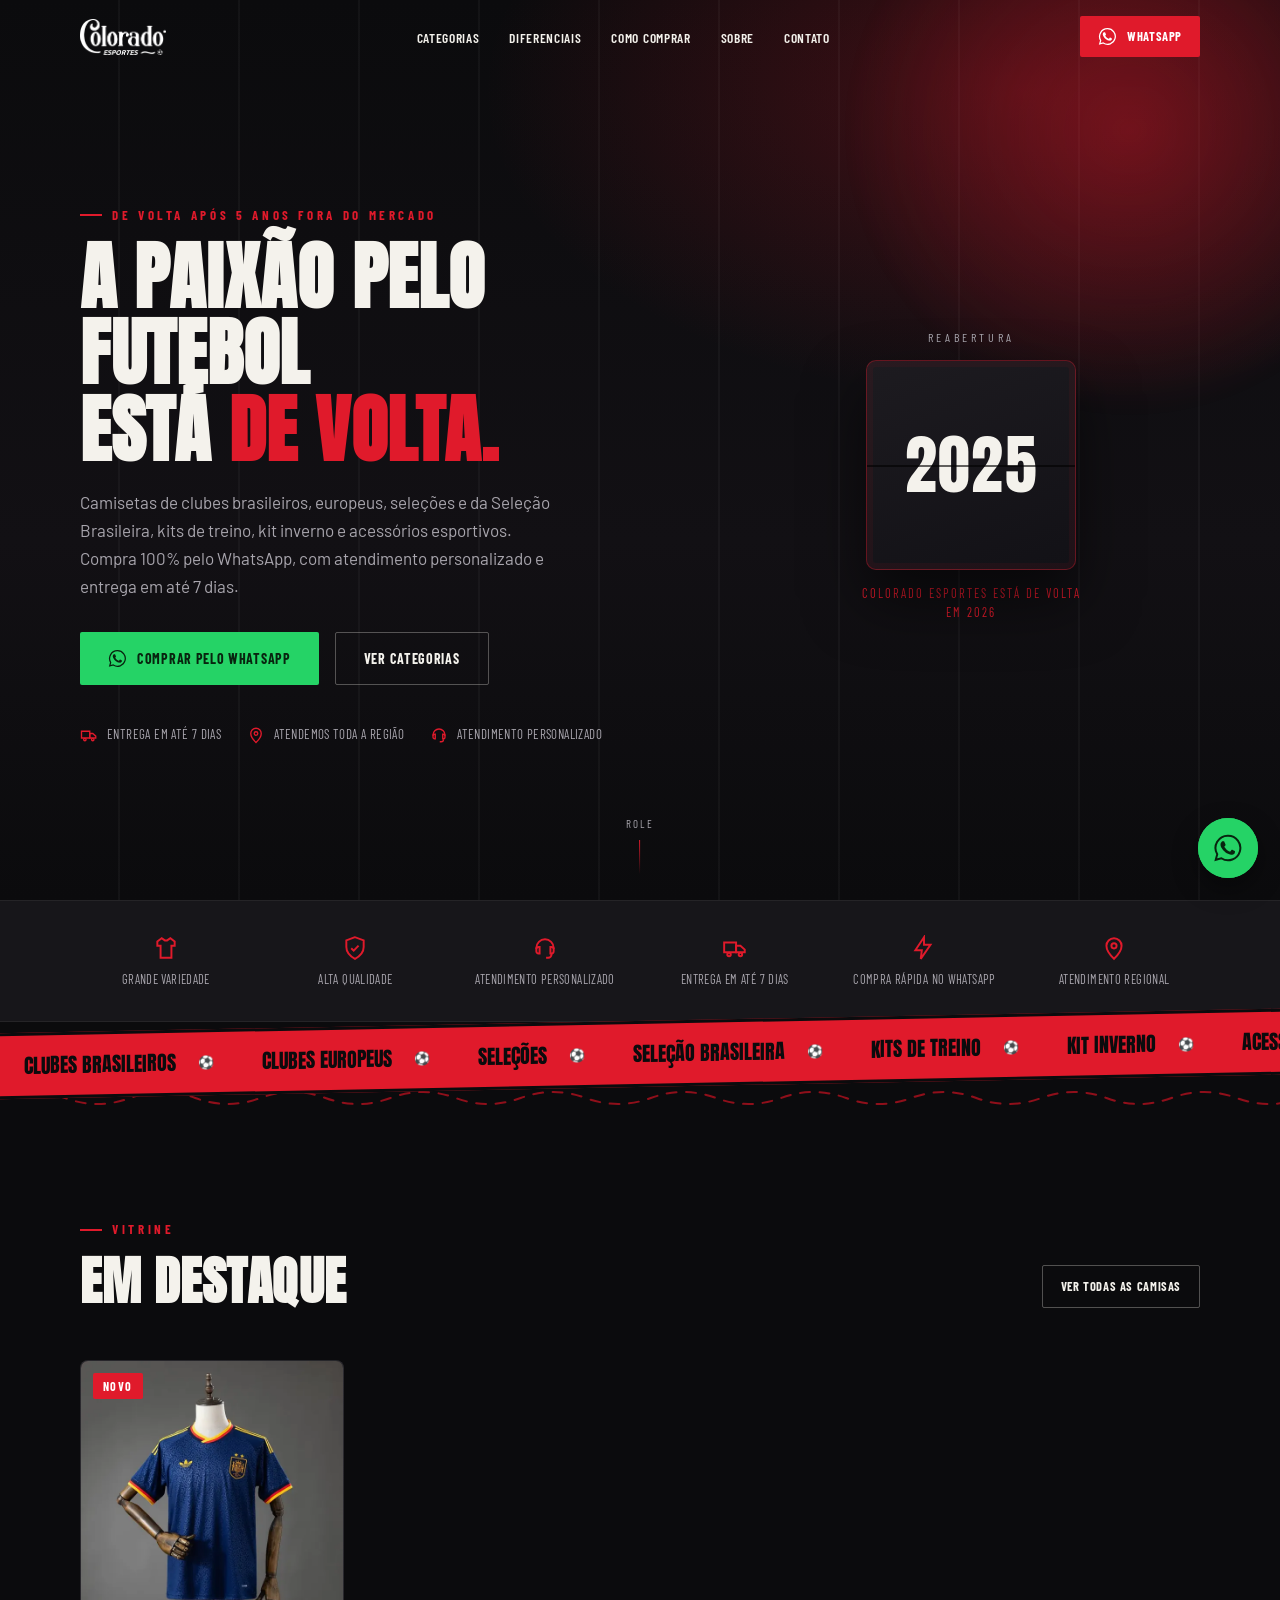
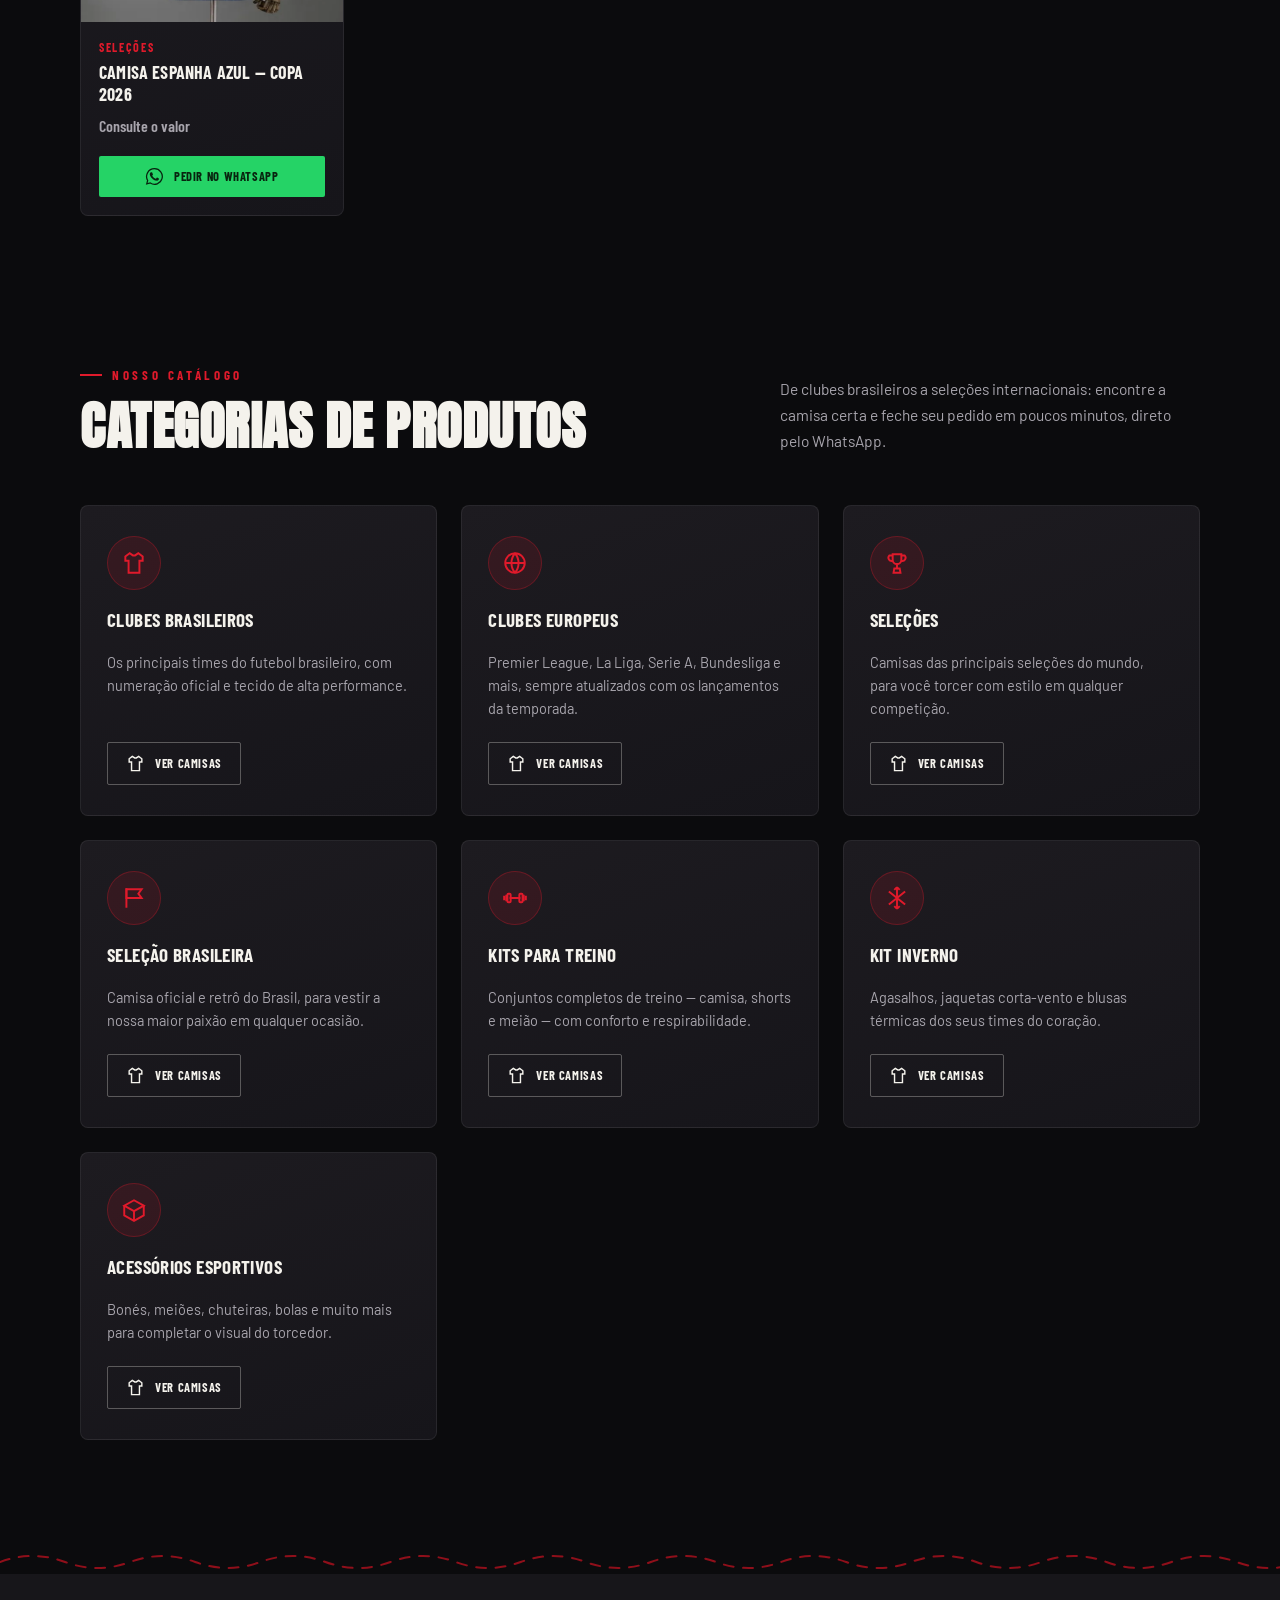
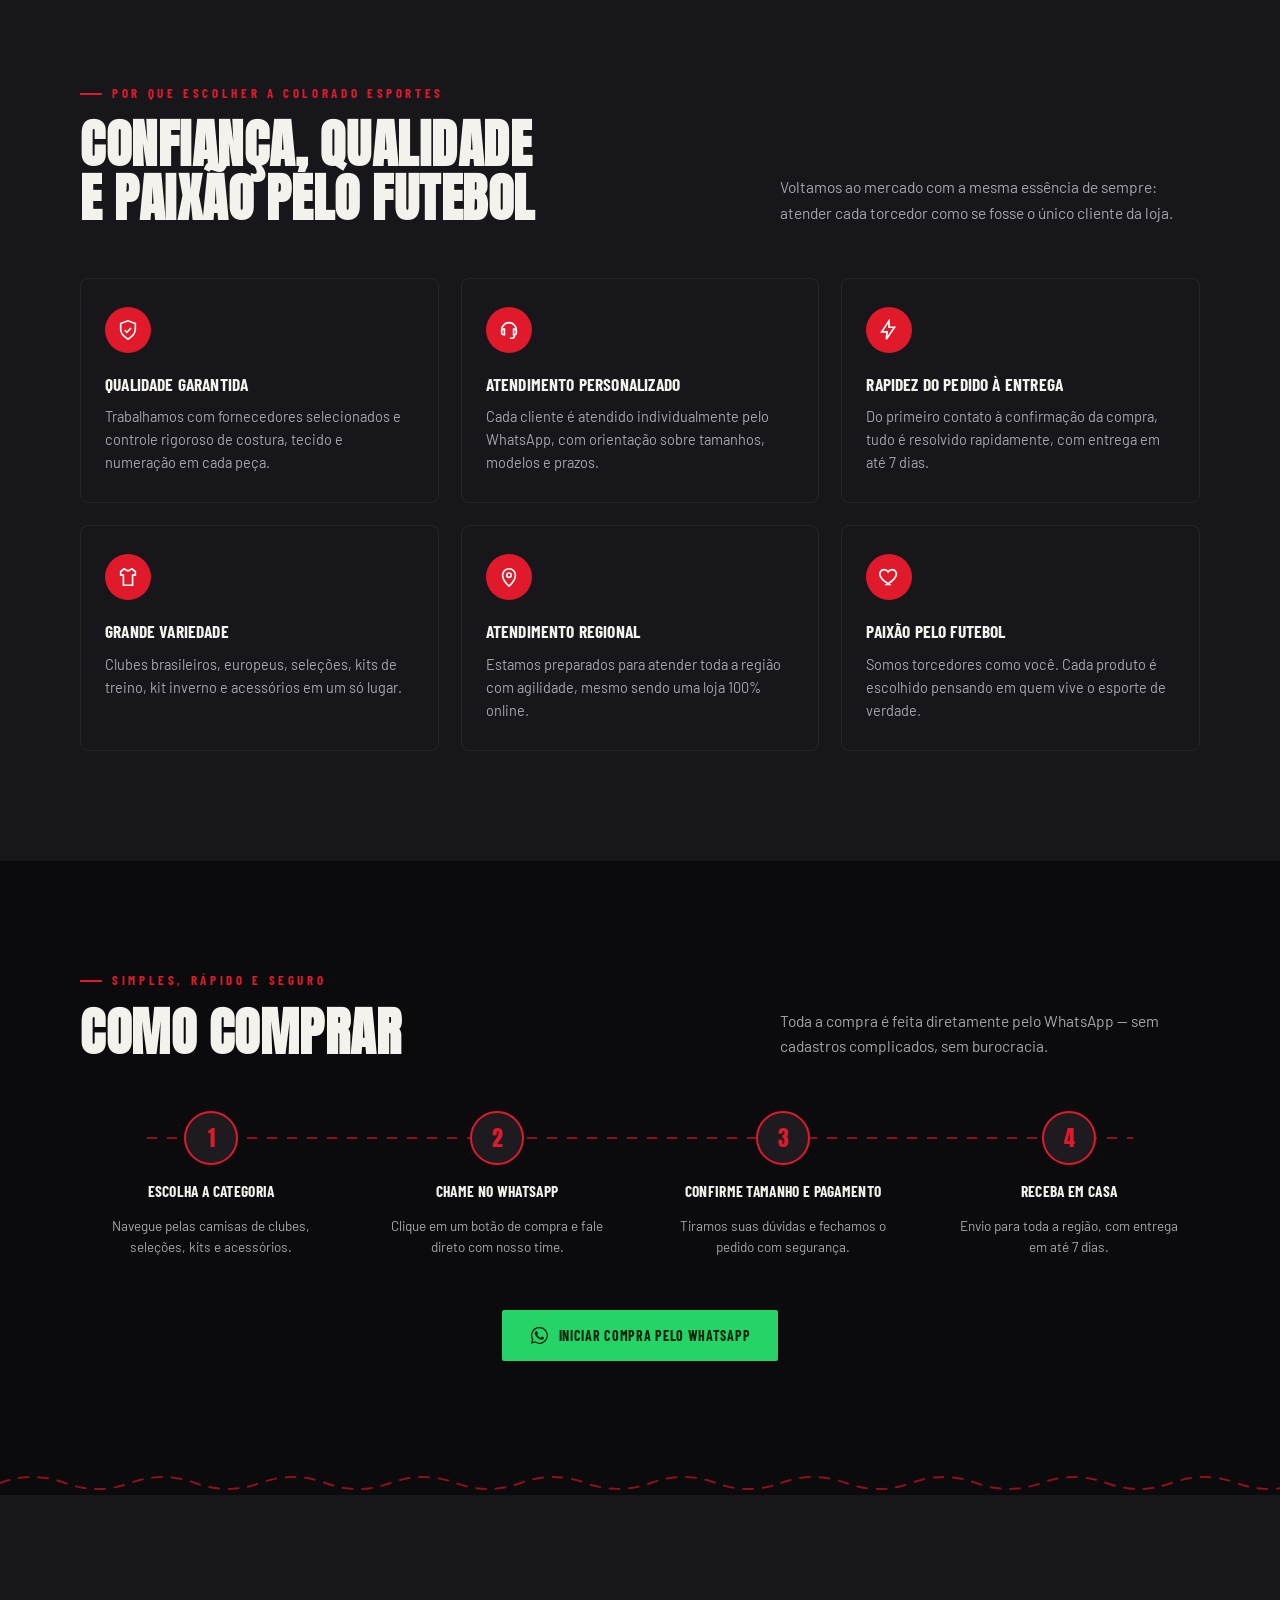
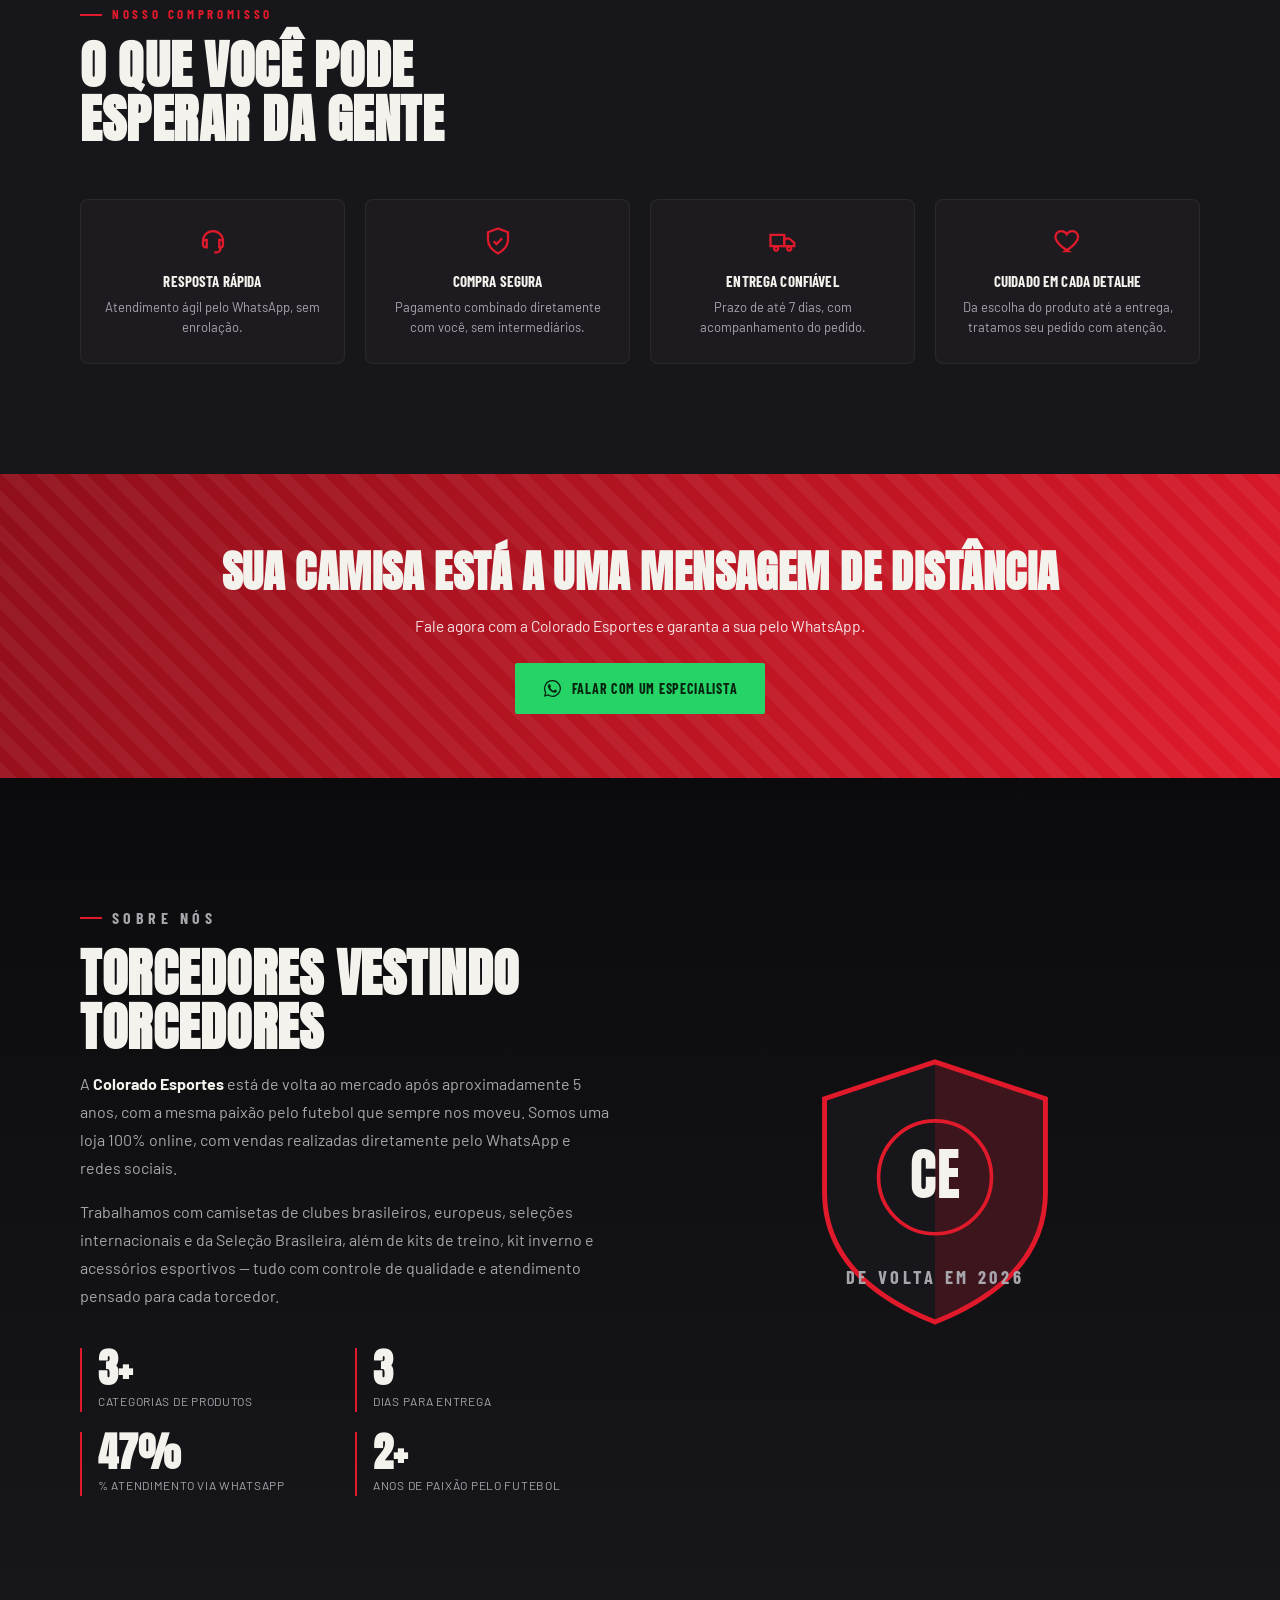
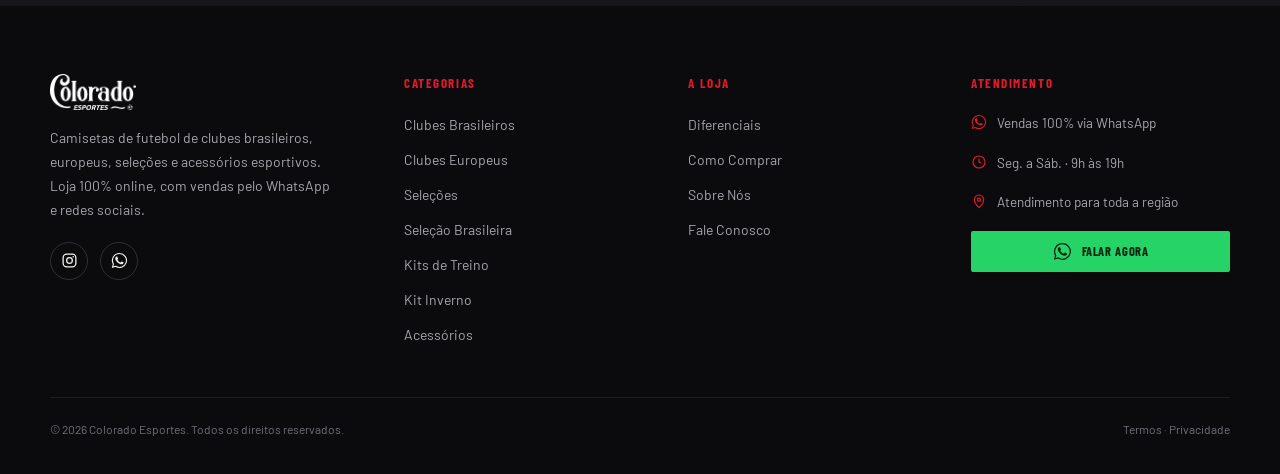
<file: index.html>
<!DOCTYPE html>
<html lang="pt-BR">
<head>
<meta charset="UTF-8">
<meta name="viewport" content="width=device-width, initial-scale=1.0">

<!-- ============ SEO ============ -->
<title>Colorado Esportes | Camisetas de Futebol Oficiais, Seleções e Kits Esportivos</title>
<meta name="description" content="Colorado Esportes: camisetas de clubes brasileiros, europeus, seleções e da Seleção Brasileira. Kits de treino, kit inverno e acessórios esportivos. Compre pelo WhatsApp com entrega em até 7 dias.">
<meta name="keywords" content="camisetas de futebol, camisa de time, camisa de seleção, camisa da seleção brasileira, kit de treino, kit inverno futebol, acessórios esportivos, loja de camisetas online">
<meta name="robots" content="index, follow">
<meta name="author" content="Colorado Esportes">
<link rel="canonical" href="https://www.coloradoesportes.com.br/">

<!-- Open Graph -->
<meta property="og:type" content="website">
<meta property="og:site_name" content="Colorado Esportes">
<meta property="og:title" content="Colorado Esportes | Camisetas de Futebol Oficiais, Seleções e Kits Esportivos">
<meta property="og:description" content="Grande variedade, alta qualidade e atendimento personalizado. Compre pelo WhatsApp e receba em até 7 dias.">
<meta property="og:locale" content="pt_BR">

<!-- Performance: preconnect nas fontes -->
<link rel="preconnect" href="https://fonts.googleapis.com">
<link rel="preconnect" href="https://fonts.gstatic.com" crossorigin>
<link href="https://fonts.googleapis.com/css2?family=Anton&family=Barlow:wght@400;500;600;700&family=Barlow+Condensed:wght@500;600;700&display=swap" rel="stylesheet">

<!-- ============ SCHEMA.ORG (SEO) ============ -->
<!-- Telefone e redes sociais da loja -->
<script type="application/ld+json">
{
  "@context": "https://schema.org",
  "@type": "SportingGoodsStore",
  "name": "Colorado Esportes",
  "description": "Loja online de camisetas de futebol de clubes brasileiros, europeus, seleções e acessórios esportivos.",
  "telephone": "+55-15-99699-0733",
  "priceRange": "$$",
  "areaServed": "BR",
  "sameAs": [
    "https://www.instagram.com/coloradoesportes",
    "https://wa.me/5515996990733"
  ]
}
</script>

<style>
  :root{
    --black: #0b0b0d;
    --black-soft: #17161a;
    --black-card: #1d1b20;
    --black-elev: #221f26;
    --red: #e01a2b;
    --red-dark: #8f0f1a;
    --red-glow: rgba(224,26,43,.35);
    --white: #f4f2ec;
    --grey: #a8a5ad;
    --grey-dim: #726f78;
    --gold: #d4a017;
    --whatsapp: #25D366;
    --ff-display: 'Anton', sans-serif;
    --ff-body: 'Barlow', sans-serif;
    --ff-num: 'Barlow Condensed', sans-serif;
    --radius: 8px;
    --transition: .28s cubic-bezier(.4,0,.2,1);
  }

  *{margin:0;padding:0;box-sizing:border-box;}
  html{scroll-behavior:smooth;}
  body{
    background:var(--black);
    color:var(--white);
    font-family:var(--ff-body);
    overflow-x:hidden;
    line-height:1.5;
  }
  ::selection{background:var(--red);color:var(--white);}
  img{display:block;max-width:100%;}
  a{color:inherit;text-decoration:none;}
  ul{list-style:none;}
  button{font-family:inherit;border:none;cursor:pointer;background:none;color:inherit;}
  svg{display:block;}

  /* ---------- Acessibilidade: foco visível ---------- */
  a:focus-visible,
  button:focus-visible,
  input:focus-visible{
    outline:2px solid var(--red);
    outline-offset:3px;
    border-radius:2px;
  }

  .skip-link{
    position:absolute;left:-9999px;top:0;
    background:var(--red);color:#fff;padding:14px 22px;z-index:999;
    font-family:var(--ff-num);font-weight:700;letter-spacing:.05em;text-transform:uppercase;
  }
  .skip-link:focus{left:16px;top:16px;}

  .icon{width:22px;height:22px;stroke:currentColor;fill:none;stroke-width:1.8;flex-shrink:0;}
  .icon-fill{fill:currentColor;stroke:none;}

  .wrap{max-width:1180px;margin:0 auto;padding:0 30px;}
  .visually-hidden{position:absolute;width:1px;height:1px;overflow:hidden;clip:rect(0,0,0,0);white-space:nowrap;}

  /* ---------- reveal on scroll ---------- */
  .reveal{opacity:0;transform:translateY(28px);transition:opacity .7s ease, transform .7s ease;}
  .reveal.in{opacity:1;transform:translateY(0);}
  .reveal-stagger > *{opacity:0;transform:translateY(24px);transition:opacity .6s ease, transform .6s ease;}
  .reveal-stagger.in > *{opacity:1;transform:translateY(0);}
  .reveal-stagger.in > *:nth-child(1){transition-delay:.04s;}
  .reveal-stagger.in > *:nth-child(2){transition-delay:.1s;}
  .reveal-stagger.in > *:nth-child(3){transition-delay:.16s;}
  .reveal-stagger.in > *:nth-child(4){transition-delay:.22s;}
  .reveal-stagger.in > *:nth-child(5){transition-delay:.28s;}
  .reveal-stagger.in > *:nth-child(6){transition-delay:.34s;}
  .reveal-stagger.in > *:nth-child(7){transition-delay:.4s;}

  @media (prefers-reduced-motion: reduce){
    .reveal,.reveal-stagger > *{transition:none;opacity:1;transform:none;}
    *{animation-duration:.001s !important; animation-iteration-count:1 !important; scroll-behavior:auto !important;}
  }

  /* ---------- eyebrow / heading system ---------- */
  .eyebrow{
    font-family:var(--ff-num);font-weight:700;letter-spacing:.28em;text-transform:uppercase;
    font-size:13px;color:var(--red);display:flex;align-items:center;gap:10px;margin-bottom:14px;
  }
  .eyebrow::before{content:'';width:22px;height:2px;background:var(--red);display:block;}

  h1,h2,h3{font-family:var(--ff-display);text-transform:uppercase;letter-spacing:.01em;color:var(--white);}
  h2.section-title{font-size:clamp(32px,4.6vw,52px);line-height:1.04;}
  .section-lead{color:var(--grey);max-width:420px;font-size:15.5px;line-height:1.65;}

  /* ---------- stitched divider (elemento de assinatura visual) ---------- */
  .seam{width:100%;height:24px;display:block;}
  .seam path{
    fill:none;stroke:var(--red-dark);stroke-width:2;stroke-linecap:round;
    stroke-dasharray:9 9;stroke-dashoffset:1400;
    transition:stroke-dashoffset 1.6s cubic-bezier(.2,.7,.2,1);
  }
  .seam.in path{stroke-dashoffset:0;}

  /* ---------- botões ---------- */
  .btn{
    font-family:var(--ff-num);font-weight:700;font-size:14px;letter-spacing:.05em;text-transform:uppercase;
    padding:15px 28px;border-radius:2px;display:inline-flex;align-items:center;gap:10px;
    transition:transform var(--transition), box-shadow var(--transition), background var(--transition), color var(--transition);
    position:relative; overflow:hidden;
  }
  .btn .icon{width:19px;height:19px;}
  .btn-solid{background:var(--red);color:#fff;}
  .btn-solid:hover{transform:translateY(-3px);box-shadow:0 12px 26px var(--red-glow);background:var(--red-dark);}
  .btn-outline{border:1px solid rgba(244,242,236,.3);color:var(--white);}
  .btn-outline:hover{border-color:var(--red);color:var(--red);transform:translateY(-3px);}
  .btn-whatsapp{background:var(--whatsapp);color:#08240f;}
  .btn-whatsapp:hover{transform:translateY(-3px);box-shadow:0 12px 26px rgba(37,211,102,.35);background:#1fb857;}
  .btn-sm{padding:11px 18px;font-size:12.5px;}
  .btn-block{width:100%;justify-content:center;}

  /* ---------- HEADER / NAV ---------- */
  header{
    position:fixed;top:0;left:0;right:0;z-index:100;padding:16px 0;
    transition:background .35s ease, padding .35s ease, box-shadow .35s ease;
  }
  header.scrolled{
    background:rgba(11,11,13,.94);backdrop-filter:blur(10px);padding:11px 0;
    box-shadow:0 1px 0 rgba(224,26,43,.25);
  }
  header nav{display:flex;align-items:center;justify-content:space-between;gap:20px;}
  .logo{display:flex;align-items:center;}
  .logo-img{height:36px;width:auto;filter:brightness(0) invert(1);transition:transform .25s ease;}
  .logo:hover .logo-img{transform:translateY(-1px);}

  .nav-links{display:flex;gap:30px;align-items:center;}
  .nav-links a{
    font-family:var(--ff-num);font-weight:600;font-size:13.5px;letter-spacing:.05em;text-transform:uppercase;
    position:relative;padding-bottom:6px;color:var(--white);
  }
  .nav-links a::after{content:'';position:absolute;left:0;bottom:0;height:2px;width:0;background:var(--red);transition:width .3s ease;}
  .nav-links a:hover::after,
  .nav-links a:focus-visible::after{width:100%;}

  .nav-right{display:flex;align-items:center;gap:14px;}
  .burger{display:none;flex-direction:column;gap:5px;padding:6px;}
  .burger span{width:24px;height:2px;background:var(--white);display:block;transition:transform .25s ease, opacity .25s ease;}
  .burger[aria-expanded="true"] span:nth-child(1){transform:translateY(7px) rotate(45deg);}
  .burger[aria-expanded="true"] span:nth-child(2){opacity:0;}
  .burger[aria-expanded="true"] span:nth-child(3){transform:translateY(-7px) rotate(-45deg);}

  /* ---------- HERO ---------- */
  .hero{
    position:relative;min-height:100vh;display:flex;align-items:center;padding:130px 0 80px;
    background:
      radial-gradient(ellipse 900px 520px at 80% 10%, rgba(224,26,43,.26), transparent 60%),
      linear-gradient(180deg, #0b0b0d 0%, #121014 60%, #0b0b0d 100%);
    overflow:hidden;
  }
  .hero::before{
    content:'';position:absolute;inset:0;pointer-events:none;
    background-image:repeating-linear-gradient(90deg, transparent 0 118px, rgba(255,255,255,.035) 118px 120px);
  }
  .hero-spot{
    position:absolute;width:620px;height:620px;border-radius:50%;
    background:radial-gradient(circle, var(--red-glow), transparent 65%);
    top:-180px;right:-160px;animation:drift 9s ease-in-out infinite alternate;filter:blur(4px);
  }
  @keyframes drift{0%{transform:translate(0,0) scale(1);}100%{transform:translate(-40px,40px) scale(1.12);}}

  .hero-grid{display:grid;grid-template-columns:1.15fr .85fr;gap:44px;align-items:center;position:relative;z-index:2;width:100%;}
  .hero h1{font-size:clamp(38px,6vw,74px);line-height:1.03;}
  .hero h1 .hl{color:var(--red);}
  .hero p.lead{margin-top:20px;max-width:480px;color:var(--grey);font-size:17px;line-height:1.65;}
  .hero-actions{display:flex;gap:16px;margin-top:32px;flex-wrap:wrap;}

  .trust-row{display:flex;gap:26px;margin-top:40px;flex-wrap:wrap;}
  .trust-item{display:flex;align-items:center;gap:9px;color:var(--grey);font-size:13px;font-family:var(--ff-num);letter-spacing:.03em;text-transform:uppercase;}
  .trust-item .icon{width:18px;height:18px;color:var(--red);}

  /* scoreboard visual (elemento de assinatura) */
  .scoreboard{justify-self:center;display:flex;flex-direction:column;align-items:center;gap:14px;}
  .board-label{font-family:var(--ff-num);font-size:12px;letter-spacing:.3em;color:var(--grey);text-transform:uppercase;}
  .flip{
    width:210px;height:210px;background:linear-gradient(160deg, var(--black-card), #121116);
    border:1px solid rgba(224,26,43,.4);border-radius:10px;display:flex;align-items:center;justify-content:center;
    box-shadow:0 30px 60px rgba(0,0,0,.55), 0 0 0 6px rgba(224,26,43,.06) inset;position:relative;
  }
  .flip::after{content:'';position:absolute;left:0;right:0;top:50%;height:2px;background:rgba(0,0,0,.6);}
  .flip-num{font-family:var(--ff-display);font-size:64px;color:var(--white);transition:transform .15s ease;letter-spacing:.02em;}
  .flip-num.spin{animation:flipdigit .25s ease;}
  @keyframes flipdigit{0%{transform:rotateX(0deg);}50%{transform:rotateX(90deg);opacity:.3;}100%{transform:rotateX(0deg);opacity:1;}}
  .board-sub{font-family:var(--ff-num);font-size:12.5px;color:var(--red);letter-spacing:.16em;text-transform:uppercase;text-align:center;max-width:220px;}

  .scroll-cue{
    position:absolute;bottom:26px;left:50%;transform:translateX(-50%);display:flex;flex-direction:column;align-items:center;gap:8px;z-index:2;
    color:var(--grey);font-family:var(--ff-num);font-size:11px;letter-spacing:.2em;text-transform:uppercase;
  }
  .scroll-cue .line{width:1px;height:34px;background:linear-gradient(var(--red), transparent);animation:scrolldown 1.8s ease-in-out infinite;}
  @keyframes scrolldown{0%{opacity:0;transform:scaleY(.3);}50%{opacity:1;transform:scaleY(1);}100%{opacity:0;transform:scaleY(.3);transform-origin:bottom;}}

  /* ---------- DIFERENCIAIS (faixa rápida pós-hero) ---------- */
  .diff-strip{background:var(--black-soft);border-top:1px solid rgba(255,255,255,.06);border-bottom:1px solid rgba(255,255,255,.06);padding:26px 0;}
  .diff-track{display:grid;grid-template-columns:repeat(6,1fr);gap:18px;}
  .diff-item{display:flex;flex-direction:column;align-items:center;text-align:center;gap:10px;padding:8px;}
  .diff-item .icon{width:26px;height:26px;color:var(--red);}
  .diff-item span{font-family:var(--ff-num);font-size:12.5px;letter-spacing:.03em;color:var(--grey);text-transform:uppercase;line-height:1.3;}

  /* ---------- MARQUEE (categorias) ---------- */
  .marquee-wrap{
    background:var(--red);padding:15px 0;position:relative;transform:skewY(-1.1deg);margin:-1px 0;
    overflow:hidden;border-top:3px solid var(--black);border-bottom:3px solid var(--black);
  }
  .marquee{display:flex;white-space:nowrap;animation:scroll-left 30s linear infinite;}
  .marquee:hover{animation-play-state:paused;}
  .marquee span{
    font-family:var(--ff-display);font-size:20px;color:var(--black);text-transform:uppercase;
    padding:0 24px;display:flex;align-items:center;gap:22px;
  }
  .marquee span::after{content:'⚽';font-size:13px;}
  @keyframes scroll-left{from{transform:translateX(0);}to{transform:translateX(-50%);}}

  /* ---------- SECTIONS genérico ---------- */
  section{padding:110px 0;}
  .section-head{display:flex;justify-content:space-between;align-items:flex-end;gap:24px;margin-bottom:52px;flex-wrap:wrap;}

  /* ---------- CATEGORIAS ---------- */
  .cat-grid{display:grid;grid-template-columns:repeat(3,1fr);gap:24px;}
  .cat-card{
    background:linear-gradient(160deg, var(--black-card), #16151a);border:1px solid rgba(255,255,255,.07);
    border-radius:var(--radius);padding:30px 26px;display:flex;flex-direction:column;gap:16px;
    transition:border-color var(--transition), box-shadow var(--transition), transform var(--transition);
  }
  .cat-card:hover{border-color:rgba(224,26,43,.55);box-shadow:0 22px 44px rgba(0,0,0,.45);transform:translateY(-5px);}
  .cat-icon{
    width:54px;height:54px;border-radius:50%;background:rgba(224,26,43,.12);border:1px solid rgba(224,26,43,.3);
    display:flex;align-items:center;justify-content:center;transition:background var(--transition);
  }
  .cat-card:hover .cat-icon{background:var(--red);}
  .cat-icon .icon{width:26px;height:26px;color:var(--red);transition:color var(--transition);}
  .cat-card:hover .cat-icon .icon{color:#fff;}
  .cat-card h3{font-family:var(--ff-num);font-size:19px;font-weight:700;text-transform:uppercase;letter-spacing:.02em;}
  .cat-card p{color:var(--grey);font-size:14.5px;line-height:1.6;flex-grow:1;}
  .cat-card .btn{margin-top:6px;align-self:flex-start;}

  /* ---------- POR QUE ESCOLHER ---------- */
  .why-grid{display:grid;grid-template-columns:repeat(3,1fr);gap:22px;}
  .why-card{
    background:var(--black-soft);border:1px solid rgba(255,255,255,.06);border-radius:var(--radius);
    padding:28px 24px;transition:transform var(--transition), border-color var(--transition);
  }
  .why-card:hover{transform:translateY(-4px);border-color:rgba(224,26,43,.4);}
  .why-icon{width:46px;height:46px;display:flex;align-items:center;justify-content:center;background:var(--red);border-radius:50%;margin-bottom:18px;}
  .why-icon .icon{width:22px;height:22px;color:#fff;}
  .why-card h3{font-family:var(--ff-num);font-size:17.5px;font-weight:700;text-transform:uppercase;margin-bottom:8px;}
  .why-card p{color:var(--grey);font-size:14.5px;line-height:1.6;}

  /* ---------- COMO COMPRAR (linha do tempo) ---------- */
  .steps{position:relative;}
  .steps-track{display:grid;grid-template-columns:repeat(4,1fr);gap:24px;position:relative;}
  .steps-track::before{
    content:'';position:absolute;top:26px;left:6%;right:6%;height:2px;
    background:repeating-linear-gradient(90deg, var(--red-dark) 0 10px, transparent 10px 20px);
    z-index:0;
  }
  .step{position:relative;z-index:1;text-align:center;display:flex;flex-direction:column;align-items:center;gap:14px;}
  .step-num{
    width:54px;height:54px;border-radius:50%;background:var(--black-card);border:2px solid var(--red);
    display:flex;align-items:center;justify-content:center;font-family:var(--ff-display);font-size:22px;color:var(--red);
  }
  .step h3{font-family:var(--ff-num);font-size:15.5px;font-weight:700;text-transform:uppercase;letter-spacing:.02em;}
  .step p{color:var(--grey);font-size:13.5px;line-height:1.55;max-width:220px;}

  /* ---------- NOSSO COMPROMISSO ---------- */
  .promise-grid{display:grid;grid-template-columns:repeat(4,1fr);gap:20px;}
  .promise-card{
    background:var(--black-card);border:1px solid rgba(255,255,255,.06);border-radius:var(--radius);
    padding:26px 22px;text-align:center;transition:transform var(--transition);
  }
  .promise-card:hover{transform:translateY(-4px);}
  .promise-card .icon{width:30px;height:30px;color:var(--red);margin:0 auto 14px;}
  .promise-card h3{font-family:var(--ff-num);font-size:15px;font-weight:700;text-transform:uppercase;margin-bottom:6px;}
  .promise-card p{color:var(--grey);font-size:13px;line-height:1.5;}

  /* ---------- SOBRE ---------- */
  .about{background:linear-gradient(180deg, var(--black) 0%, var(--black-soft) 100%);}
  .about-grid{display:grid;grid-template-columns:1fr 1fr;gap:60px;align-items:center;}
  .about-text p{color:var(--grey);font-size:16px;line-height:1.75;margin-top:16px;}
  .about-text p strong{color:var(--white);}
  .about-stats{display:grid;grid-template-columns:1fr 1fr;gap:20px;margin-top:38px;}
  .stat-box{border-left:2px solid var(--red);padding-left:16px;}
  .stat-box strong{font-family:var(--ff-display);font-size:40px;display:block;line-height:1;}
  .stat-box span{color:var(--grey);font-size:12px;text-transform:uppercase;letter-spacing:.06em;}

  .about-visual{position:relative;height:400px;display:flex;align-items:center;justify-content:center;}
  .crest{width:270px;height:270px;position:relative;animation:float 5s ease-in-out infinite;}
  @keyframes float{0%,100%{transform:translateY(0);}50%{transform:translateY(-16px);}}

  /* ---------- CTA STRIP ---------- */
  .cta-strip{
    background:linear-gradient(120deg, var(--red-dark), var(--red));padding:64px 0;text-align:center;
    position:relative;overflow:hidden;
  }
  .cta-strip::before{content:'';position:absolute;inset:0;background-image:repeating-linear-gradient(45deg, rgba(255,255,255,.05) 0 12px, transparent 12px 24px);}
  .cta-strip h2{font-size:clamp(26px,4.2vw,44px);position:relative;z-index:2;}
  .cta-strip p{color:rgba(255,255,255,.88);margin-top:10px;position:relative;z-index:2;font-size:15.5px;}
  .cta-strip .btn{margin-top:26px;position:relative;z-index:2;}
  .cta-strip .btn-whatsapp:hover{box-shadow:0 12px 26px rgba(0,0,0,.35);}

  /* ---------- FOOTER ---------- */
  footer{background:var(--black);}
  .footer-grid{display:grid;grid-template-columns:1.3fr 1fr 1fr 1.1fr;gap:48px;padding:68px 0 40px;}
  .footer-brand p{color:var(--grey);font-size:14px;line-height:1.7;max-width:280px;margin:16px 0 20px;}
  .socials{display:flex;gap:12px;}
  .socials a{
    width:38px;height:38px;border:1px solid rgba(255,255,255,.15);border-radius:50%;
    display:flex;align-items:center;justify-content:center;transition:.25s ease;
  }
  .socials a .icon{width:17px;height:17px;}
  .socials a:hover{border-color:var(--red);background:var(--red);}

  .footer-col h4{font-family:var(--ff-num);font-size:13px;letter-spacing:.12em;text-transform:uppercase;color:var(--red);margin-bottom:18px;}
  .footer-col ul li{margin-bottom:11px;}
  .footer-col ul li a{color:var(--grey);font-size:14px;transition:color .2s ease;display:inline-flex;align-items:center;gap:8px;}
  .footer-col ul li a:hover{color:var(--white);}

  .footer-contact p{color:var(--grey);font-size:13.5px;line-height:1.6;margin-bottom:18px;display:flex;gap:10px;align-items:flex-start;}
  .footer-contact p .icon{width:16px;height:16px;color:var(--red);margin-top:2px;flex-shrink:0;}

  .footer-bottom{
    border-top:1px solid rgba(255,255,255,.08);padding:22px 0 36px;
    display:flex;justify-content:space-between;color:var(--grey-dim);font-size:12px;flex-wrap:wrap;gap:10px;
  }
  .footer-bottom a{color:var(--grey-dim);}
  .footer-bottom a:hover{color:var(--red);}

  /* ---------- WHATSAPP FAB ---------- */
  .wa-fab{
    position:fixed;right:22px;bottom:22px;z-index:90;
    width:60px;height:60px;border-radius:50%;background:var(--whatsapp);
    display:flex;align-items:center;justify-content:center;box-shadow:0 10px 26px rgba(0,0,0,.4);
    transition:transform .25s ease;
  }
  .wa-fab .icon{width:30px;height:30px;color:#08240f;}
  .wa-fab::before{
    content:'';position:absolute;inset:0;border-radius:50%;background:var(--whatsapp);
    animation:pulse 2.4s ease-out infinite;z-index:-1;
  }
  .wa-fab:hover{transform:scale(1.08);}
  @keyframes pulse{0%{transform:scale(1);opacity:.55;}100%{transform:scale(1.9);opacity:0;}}

  /* ---------- responsivo ---------- */
  @media (max-width:980px){
    .hero-grid{grid-template-columns:1fr;text-align:center;}
    .hero p.lead{margin-inline:auto;}
    .hero-actions,.trust-row{justify-content:center;}
    .scoreboard{margin-top:26px;}
    .diff-track{grid-template-columns:repeat(3,1fr);}
    .cat-grid{grid-template-columns:repeat(2,1fr);}
    .why-grid{grid-template-columns:repeat(2,1fr);}
    .steps-track{grid-template-columns:repeat(2,1fr);row-gap:40px;}
    .steps-track::before{display:none;}
    .promise-grid{grid-template-columns:repeat(2,1fr);}
    .about-grid{grid-template-columns:1fr;}
    .about-visual{order:-1;height:260px;}
    .footer-grid{grid-template-columns:1fr 1fr;}
  }
  @media (max-width:680px){
    .wrap{padding:0 28px;}
    .nav-links{display:none;}
    .nav-links.open{
      display:flex;position:absolute;top:60px;left:0;right:0;background:var(--black-soft);
      flex-direction:column;padding:22px 24px;gap:18px;border-top:1px solid rgba(224,26,43,.3);
    }
    .burger{display:flex;}
    .nav-right .btn-sm{display:none;}
    section{padding:76px 0;}
    .diff-track{grid-template-columns:repeat(2,1fr);}
    .cat-grid{grid-template-columns:1fr;}
    .why-grid{grid-template-columns:1fr;}
    .steps-track{grid-template-columns:1fr;}
    .promise-grid{grid-template-columns:1fr;}
    .footer-grid{grid-template-columns:1fr;gap:36px;padding-top:48px;}
    .flip{width:170px;height:170px;}
    .flip-num{font-size:50px;}
    .wa-fab{width:54px;height:54px;right:16px;bottom:16px;}
    .wa-fab .icon{width:26px;height:26px;}
  }
</style>
<link rel="stylesheet" href="assets/vitrine.css">
</head>
<body data-page="home">

<a href="#conteudo" class="skip-link">Pular para o conteúdo</a>

<!-- ============ SPRITE DE ÍCONES (reutilizados via <use>) ============ -->
<svg width="0" height="0" style="position:absolute" aria-hidden="true">
  <defs>
    <symbol id="ico-whatsapp" viewBox="0 0 24 24"><path class="icon-fill" d="M17.5 14.4c-.3-.1-1.7-.8-2-1-.3-.1-.5-.1-.7.1-.2.3-.7 1-.9 1.2-.2.2-.3.2-.6.1-.3-.1-1.3-.5-2.4-1.5-.9-.8-1.5-1.8-1.7-2.1-.2-.3 0-.5.1-.6.1-.1.3-.3.4-.5.1-.1.2-.3.3-.4.1-.2 0-.3 0-.5-.1-.1-.7-1.6-.9-2.2-.2-.5-.5-.5-.7-.5h-.6c-.2 0-.5.1-.8.4-.3.3-1 1-1 2.4s1 2.8 1.2 3c.1.2 2 3.1 4.9 4.3.7.3 1.2.5 1.6.6.7.2 1.3.2 1.8.1.5-.1 1.7-.7 1.9-1.4.2-.7.2-1.3.2-1.4-.1-.2-.3-.3-.6-.4z"/><path d="M12 2.2A9.8 9.8 0 0 0 3.4 17l-1.2 4.4 4.5-1.2A9.8 9.8 0 1 0 12 2.2z" stroke-width="1.6"/></symbol>
    <symbol id="ico-truck" viewBox="0 0 24 24"><path d="M2 7h11v9H2z"/><path d="M13 10h4l4 3.5V16h-8z"/><circle cx="6.5" cy="18" r="1.6"/><circle cx="17" cy="18" r="1.6"/></symbol>
    <symbol id="ico-shield" viewBox="0 0 24 24"><path d="M12 2 4 5v6c0 5 3.4 8.4 8 11 4.6-2.6 8-6 8-11V5z"/><path d="M8.5 12.2l2.3 2.3 4.5-4.7"/></symbol>
    <symbol id="ico-headset" viewBox="0 0 24 24"><path d="M4 13v-1a8 8 0 0 1 16 0v1"/><path d="M4 13a2 2 0 0 1 2-2h1v6H6a2 2 0 0 1-2-2z"/><path d="M20 13a2 2 0 0 0-2-2h-1v6h1a2 2 0 0 0 2-2z"/><path d="M18 17.5v.5a3 3 0 0 1-3 3h-2"/></symbol>
    <symbol id="ico-pin" viewBox="0 0 24 24"><path d="M12 22s7-6.6 7-12a7 7 0 1 0-14 0c0 5.4 7 12 7 12z"/><circle cx="12" cy="10" r="2.4"/></symbol>
    <symbol id="ico-zap" viewBox="0 0 24 24"><path d="M12 2 4 14h6l-1 8 9-13h-6z"/></symbol>
    <symbol id="ico-shirt" viewBox="0 0 24 24"><path d="M8 3 4 6v4h3v11h10V10h3V6l-4-3-3 2h-2z"/></symbol>
    <symbol id="ico-globe" viewBox="0 0 24 24"><circle cx="12" cy="12" r="9"/><path d="M3 12h18M12 3a14 14 0 0 1 0 18M12 3a14 14 0 0 0 0 18"/></symbol>
    <symbol id="ico-trophy" viewBox="0 0 24 24"><path d="M8 4h8v5a4 4 0 0 1-8 0z"/><path d="M8 5H5a3 3 0 0 0 3 5M16 5h3a3 3 0 0 1-3 5"/><path d="M12 13v4M9 21h6M9.5 17h5l.7 4h-6.4z"/></symbol>
    <symbol id="ico-flag" viewBox="0 0 24 24"><path d="M5 3v18"/><path d="M5 4h14l-3 4 3 4H5z"/></symbol>
    <symbol id="ico-dumbbell" viewBox="0 0 24 24"><path d="M4 9v6M2 10v4M20 9v6M22 10v4"/><path d="M7 12h10"/><rect x="5" y="8" width="3" height="8" rx="1"/><rect x="16" y="8" width="3" height="8" rx="1"/></symbol>
    <symbol id="ico-snow" viewBox="0 0 24 24"><path d="M12 2v20M4.5 6l15 12M19.5 6l-15 12"/><path d="M12 2 9.5 4.5M12 2l2.5 2.5M12 22l-2.5-2.5M12 22l2.5-2.5"/></symbol>
    <symbol id="ico-box" viewBox="0 0 24 24"><path d="M21 8 12 3 3 8l9 5 9-5z"/><path d="M3 8v9l9 5 9-5V8"/><path d="M12 13v9"/></symbol>
    <symbol id="ico-check" viewBox="0 0 24 24"><path d="M4 12.5 9.5 18 20 6"/></symbol>
    <symbol id="ico-instagram" viewBox="0 0 24 24"><rect x="3" y="3" width="18" height="18" rx="5"/><circle cx="12" cy="12" r="4"/><circle cx="17.3" cy="6.7" r="1.1" class="icon-fill"/></symbol>
    <symbol id="ico-clock" viewBox="0 0 24 24"><circle cx="12" cy="12" r="9"/><path d="M12 7v5l3.5 2"/></symbol>
    <symbol id="ico-heart" viewBox="0 0 24 24"><path d="M12 20s-7.5-4.6-9.5-9C1 7.6 3 4 6.7 4c2 0 3.5 1.1 4.3 2.5C11.8 5.1 13.3 4 15.3 4 19 4 21 7.6 19.5 11c-2 4.4-9.5 9-9.5 9z"/></symbol>
  </defs>
</svg>

<!-- ============ HEADER ============ -->
<header id="header">
  <nav class="wrap" aria-label="Navegação principal">
    <a class="logo" href="#top" aria-label="Colorado Esportes — página inicial">
      <img class="logo-img" src="[data-uri]" alt="Colorado Esportes" width="180" height="75">
    </a>
    <ul class="nav-links" id="navLinks">
      <li><a href="#categorias">Categorias</a></li>
      <li><a href="#diferenciais">Diferenciais</a></li>
      <li><a href="#como-comprar">Como Comprar</a></li>
      <li><a href="#sobre">Sobre</a></li>
      <li><a href="#contato">Contato</a></li>
    </ul>
    <div class="nav-right">
      <a href="https://wa.me/5515996990733?text=Ol%C3%A1%2C%20vim%20pelo%20site%20da%20Colorado%20Esportes%21" class="btn btn-solid btn-sm" target="_blank" rel="noopener">
        <svg class="icon" aria-hidden="true"><use href="#ico-whatsapp"></use></svg>
        WhatsApp
      </a>
      <button class="burger" id="burger" aria-label="Abrir menu de navegação" aria-expanded="false" aria-controls="navLinks">
        <span></span><span></span><span></span>
      </button>
    </div>
  </nav>
</header>

<main id="conteudo">

  <!-- ============ HERO ============ -->
  <section class="hero" id="top">
    <div class="hero-spot" aria-hidden="true"></div>
    <div class="wrap hero-grid">
      <div>
        <p class="eyebrow">De volta após 5 anos fora do mercado</p>
        <h1>A PAIXÃO PELO FUTEBOL<br>ESTÁ <span class="hl">DE VOLTA.</span></h1>
        <p class="lead">Camisetas de clubes brasileiros, europeus, seleções e da Seleção Brasileira, kits de treino, kit inverno e acessórios esportivos. Compra 100% pelo WhatsApp, com atendimento personalizado e entrega em até 7 dias.</p>
        <div class="hero-actions">
          <a href="https://wa.me/5515996990733?text=Ol%C3%A1%2C%20quero%20ver%20as%20camisetas%20dispon%C3%ADveis%21" class="btn btn-whatsapp" target="_blank" rel="noopener">
            <svg class="icon" aria-hidden="true"><use href="#ico-whatsapp"></use></svg>
            Comprar pelo WhatsApp
          </a>
          <a href="#categorias" class="btn btn-outline">Ver categorias</a>
        </div>
        <div class="trust-row">
          <div class="trust-item"><svg class="icon" aria-hidden="true"><use href="#ico-truck"></use></svg>Entrega em até 7 dias</div>
          <div class="trust-item"><svg class="icon" aria-hidden="true"><use href="#ico-pin"></use></svg>Atendemos toda a região</div>
          <div class="trust-item"><svg class="icon" aria-hidden="true"><use href="#ico-headset"></use></svg>Atendimento personalizado</div>
        </div>
      </div>
      <div class="scoreboard" aria-hidden="true">
        <span class="board-label">Reabertura</span>
        <div class="flip"><span class="flip-num" id="flipNum">2019</span></div>
        <span class="board-sub">Colorado Esportes está de volta em 2026</span>
      </div>
    </div>
    <div class="scroll-cue"><span>Role</span><span class="line"></span></div>
  </section>

  <!-- ============ DIFERENCIAIS (faixa rápida) ============ -->
  <section class="diff-strip" id="diferenciais" aria-label="Diferenciais da Colorado Esportes">
    <div class="wrap">
      <div class="diff-track reveal-stagger">
        <div class="diff-item"><svg class="icon" aria-hidden="true"><use href="#ico-shirt"></use></svg><span>Grande Variedade</span></div>
        <div class="diff-item"><svg class="icon" aria-hidden="true"><use href="#ico-shield"></use></svg><span>Alta Qualidade</span></div>
        <div class="diff-item"><svg class="icon" aria-hidden="true"><use href="#ico-headset"></use></svg><span>Atendimento Personalizado</span></div>
        <div class="diff-item"><svg class="icon" aria-hidden="true"><use href="#ico-truck"></use></svg><span>Entrega em até 7 dias</span></div>
        <div class="diff-item"><svg class="icon" aria-hidden="true"><use href="#ico-zap"></use></svg><span>Compra Rápida no WhatsApp</span></div>
        <div class="diff-item"><svg class="icon" aria-hidden="true"><use href="#ico-pin"></use></svg><span>Atendimento Regional</span></div>
      </div>
    </div>
  </section>

  <!-- ============ MARQUEE de categorias ============ -->
  <div class="marquee-wrap" aria-hidden="true">
    <div class="marquee">
      <span>Clubes Brasileiros</span><span>Clubes Europeus</span><span>Seleções</span><span>Seleção Brasileira</span><span>Kits de Treino</span><span>Kit Inverno</span><span>Acessórios</span>
      <span>Clubes Brasileiros</span><span>Clubes Europeus</span><span>Seleções</span><span>Seleção Brasileira</span><span>Kits de Treino</span><span>Kit Inverno</span><span>Acessórios</span>
    </div>
  </div>

  <svg class="seam" viewBox="0 0 1180 24" preserveAspectRatio="none" aria-hidden="true"><path d="M0,12 Q 30,0 60,12 T 120,12 T 180,12 T 240,12 T 300,12 T 360,12 T 420,12 T 480,12 T 540,12 T 600,12 T 660,12 T 720,12 T 780,12 T 840,12 T 900,12 T 960,12 T 1020,12 T 1080,12 T 1140,12 T 1200,12"/></svg>

  <!-- ============ DESTAQUES (vitrine) ============ -->
  <section id="destaques" aria-labelledby="destaques-title" style="padding-bottom:40px">
    <div class="wrap">
      <div class="section-head reveal">
        <div>
          <p class="eyebrow">Vitrine</p>
          <h2 class="section-title" id="destaques-title">Em destaque</h2>
        </div>
        <a href="categoria.html?c=todos" class="btn btn-outline btn-sm">Ver todas as camisas</a>
      </div>
      <div class="prod-grid" id="destaquesGrid"></div>
    </div>
  </section>

  <!-- ============ CATEGORIAS ============ -->
  <section id="categorias" aria-labelledby="categorias-title">
    <div class="wrap">
      <div class="section-head reveal">
        <div>
          <p class="eyebrow">Nosso catálogo</p>
          <h2 class="section-title" id="categorias-title">Categorias de Produtos</h2>
        </div>
        <p class="section-lead">De clubes brasileiros a seleções internacionais: encontre a camisa certa e feche seu pedido em poucos minutos, direto pelo WhatsApp.</p>
      </div>

      <div class="cat-grid reveal-stagger">

        <article class="cat-card" id="clubes-brasileiros">
          <div class="cat-icon"><svg class="icon" aria-hidden="true"><use href="#ico-shirt"></use></svg></div>
          <h3>Clubes Brasileiros</h3>
          <p>Os principais times do futebol brasileiro, com numeração oficial e tecido de alta performance.</p>
          <a href="categoria.html?c=clubes-brasileiros" class="btn btn-outline btn-sm">
            <svg class="icon" aria-hidden="true"><use href="#ico-shirt"></use></svg>Ver camisas
          </a>
        </article>

        <article class="cat-card" id="clubes-europeus">
          <div class="cat-icon"><svg class="icon" aria-hidden="true"><use href="#ico-globe"></use></svg></div>
          <h3>Clubes Europeus</h3>
          <p>Premier League, La Liga, Serie A, Bundesliga e mais, sempre atualizados com os lançamentos da temporada.</p>
          <a href="categoria.html?c=clubes-europeus" class="btn btn-outline btn-sm">
            <svg class="icon" aria-hidden="true"><use href="#ico-shirt"></use></svg>Ver camisas
          </a>
        </article>

        <article class="cat-card" id="selecoes">
          <div class="cat-icon"><svg class="icon" aria-hidden="true"><use href="#ico-trophy"></use></svg></div>
          <h3>Seleções</h3>
          <p>Camisas das principais seleções do mundo, para você torcer com estilo em qualquer competição.</p>
          <a href="categoria.html?c=selecoes" class="btn btn-outline btn-sm">
            <svg class="icon" aria-hidden="true"><use href="#ico-shirt"></use></svg>Ver camisas
          </a>
        </article>

        <article class="cat-card" id="selecao-brasileira">
          <div class="cat-icon"><svg class="icon" aria-hidden="true"><use href="#ico-flag"></use></svg></div>
          <h3>Seleção Brasileira</h3>
          <p>Camisa oficial e retrô do Brasil, para vestir a nossa maior paixão em qualquer ocasião.</p>
          <a href="categoria.html?c=selecao-brasileira" class="btn btn-outline btn-sm">
            <svg class="icon" aria-hidden="true"><use href="#ico-shirt"></use></svg>Ver camisas
          </a>
        </article>

        <article class="cat-card" id="kits-treino">
          <div class="cat-icon"><svg class="icon" aria-hidden="true"><use href="#ico-dumbbell"></use></svg></div>
          <h3>Kits para Treino</h3>
          <p>Conjuntos completos de treino — camisa, shorts e meião — com conforto e respirabilidade.</p>
          <a href="categoria.html?c=kits-treino" class="btn btn-outline btn-sm">
            <svg class="icon" aria-hidden="true"><use href="#ico-shirt"></use></svg>Ver camisas
          </a>
        </article>

        <article class="cat-card" id="kit-inverno">
          <div class="cat-icon"><svg class="icon" aria-hidden="true"><use href="#ico-snow"></use></svg></div>
          <h3>Kit Inverno</h3>
          <p>Agasalhos, jaquetas corta-vento e blusas térmicas dos seus times do coração.</p>
          <a href="categoria.html?c=kit-inverno" class="btn btn-outline btn-sm">
            <svg class="icon" aria-hidden="true"><use href="#ico-shirt"></use></svg>Ver camisas
          </a>
        </article>

        <article class="cat-card" id="acessorios">
          <div class="cat-icon"><svg class="icon" aria-hidden="true"><use href="#ico-box"></use></svg></div>
          <h3>Acessórios Esportivos</h3>
          <p>Bonés, meiões, chuteiras, bolas e muito mais para completar o visual do torcedor.</p>
          <a href="categoria.html?c=acessorios" class="btn btn-outline btn-sm">
            <svg class="icon" aria-hidden="true"><use href="#ico-shirt"></use></svg>Ver camisas
          </a>
        </article>

      </div>
    </div>
  </section>

  <svg class="seam" viewBox="0 0 1180 24" preserveAspectRatio="none" aria-hidden="true"><path d="M0,12 Q 30,0 60,12 T 120,12 T 180,12 T 240,12 T 300,12 T 360,12 T 420,12 T 480,12 T 540,12 T 600,12 T 660,12 T 720,12 T 780,12 T 840,12 T 900,12 T 960,12 T 1020,12 T 1080,12 T 1140,12 T 1200,12"/></svg>

  <!-- ============ POR QUE ESCOLHER ============ -->
  <section style="background:var(--black-soft)" aria-labelledby="porque-title">
    <div class="wrap">
      <div class="section-head reveal">
        <div>
          <p class="eyebrow">Por que escolher a Colorado Esportes</p>
          <h2 class="section-title" id="porque-title">Confiança, qualidade<br>e paixão pelo futebol</h2>
        </div>
        <p class="section-lead">Voltamos ao mercado com a mesma essência de sempre: atender cada torcedor como se fosse o único cliente da loja.</p>
      </div>

      <div class="why-grid reveal-stagger">
        <div class="why-card">
          <div class="why-icon"><svg class="icon" aria-hidden="true"><use href="#ico-shield"></use></svg></div>
          <h3>Qualidade Garantida</h3>
          <p>Trabalhamos com fornecedores selecionados e controle rigoroso de costura, tecido e numeração em cada peça.</p>
        </div>
        <div class="why-card">
          <div class="why-icon"><svg class="icon" aria-hidden="true"><use href="#ico-headset"></use></svg></div>
          <h3>Atendimento Personalizado</h3>
          <p>Cada cliente é atendido individualmente pelo WhatsApp, com orientação sobre tamanhos, modelos e prazos.</p>
        </div>
        <div class="why-card">
          <div class="why-icon"><svg class="icon" aria-hidden="true"><use href="#ico-zap"></use></svg></div>
          <h3>Rapidez do Pedido à Entrega</h3>
          <p>Do primeiro contato à confirmação da compra, tudo é resolvido rapidamente, com entrega em até 7 dias.</p>
        </div>
        <div class="why-card">
          <div class="why-icon"><svg class="icon" aria-hidden="true"><use href="#ico-shirt"></use></svg></div>
          <h3>Grande Variedade</h3>
          <p>Clubes brasileiros, europeus, seleções, kits de treino, kit inverno e acessórios em um só lugar.</p>
        </div>
        <div class="why-card">
          <div class="why-icon"><svg class="icon" aria-hidden="true"><use href="#ico-pin"></use></svg></div>
          <h3>Atendimento Regional</h3>
          <p>Estamos preparados para atender toda a região com agilidade, mesmo sendo uma loja 100% online.</p>
        </div>
        <div class="why-card">
          <div class="why-icon"><svg class="icon" aria-hidden="true"><use href="#ico-heart"></use></svg></div>
          <h3>Paixão pelo Futebol</h3>
          <p>Somos torcedores como você. Cada produto é escolhido pensando em quem vive o esporte de verdade.</p>
        </div>
      </div>
    </div>
  </section>

  <!-- ============ COMO COMPRAR ============ -->
  <section id="como-comprar" aria-labelledby="comprar-title">
    <div class="wrap">
      <div class="section-head reveal">
        <div>
          <p class="eyebrow">Simples, rápido e seguro</p>
          <h2 class="section-title" id="comprar-title">Como Comprar</h2>
        </div>
        <p class="section-lead">Toda a compra é feita diretamente pelo WhatsApp — sem cadastros complicados, sem burocracia.</p>
      </div>

      <div class="steps">
        <div class="steps-track reveal-stagger">
          <div class="step">
            <div class="step-num">1</div>
            <h3>Escolha a categoria</h3>
            <p>Navegue pelas camisas de clubes, seleções, kits e acessórios.</p>
          </div>
          <div class="step">
            <div class="step-num">2</div>
            <h3>Chame no WhatsApp</h3>
            <p>Clique em um botão de compra e fale direto com nosso time.</p>
          </div>
          <div class="step">
            <div class="step-num">3</div>
            <h3>Confirme tamanho e pagamento</h3>
            <p>Tiramos suas dúvidas e fechamos o pedido com segurança.</p>
          </div>
          <div class="step">
            <div class="step-num">4</div>
            <h3>Receba em casa</h3>
            <p>Envio para toda a região, com entrega em até 7 dias.</p>
          </div>
        </div>
      </div>

      <div class="products-more reveal" style="text-align:center;margin-top:52px;">
        <a href="https://wa.me/5515996990733?text=Ol%C3%A1%2C%20quero%20iniciar%20minha%20compra%21" class="btn btn-whatsapp" target="_blank" rel="noopener">
          <svg class="icon" aria-hidden="true"><use href="#ico-whatsapp"></use></svg>
          Iniciar Compra pelo WhatsApp
        </a>
      </div>
    </div>
  </section>

  <svg class="seam" viewBox="0 0 1180 24" preserveAspectRatio="none" aria-hidden="true"><path d="M0,12 Q 30,0 60,12 T 120,12 T 180,12 T 240,12 T 300,12 T 360,12 T 420,12 T 480,12 T 540,12 T 600,12 T 660,12 T 720,12 T 780,12 T 840,12 T 900,12 T 960,12 T 1020,12 T 1080,12 T 1140,12 T 1200,12"/></svg>

  <!-- ============ NOSSO COMPROMISSO ============ -->
  <section style="background:var(--black-soft)" aria-labelledby="compromisso-title">
    <div class="wrap">
      <div class="section-head reveal">
        <div>
          <p class="eyebrow">Nosso compromisso</p>
          <h2 class="section-title" id="compromisso-title">O que você pode<br>esperar da gente</h2>
        </div>
      </div>
      <div class="promise-grid reveal-stagger">
        <div class="promise-card">
          <svg class="icon" aria-hidden="true"><use href="#ico-headset"></use></svg>
          <h3>Resposta Rápida</h3>
          <p>Atendimento ágil pelo WhatsApp, sem enrolação.</p>
        </div>
        <div class="promise-card">
          <svg class="icon" aria-hidden="true"><use href="#ico-shield"></use></svg>
          <h3>Compra Segura</h3>
          <p>Pagamento combinado diretamente com você, sem intermediários.</p>
        </div>
        <div class="promise-card">
          <svg class="icon" aria-hidden="true"><use href="#ico-truck"></use></svg>
          <h3>Entrega Confiável</h3>
          <p>Prazo de até 7 dias, com acompanhamento do pedido.</p>
        </div>
        <div class="promise-card">
          <svg class="icon" aria-hidden="true"><use href="#ico-heart"></use></svg>
          <h3>Cuidado em Cada Detalhe</h3>
          <p>Da escolha do produto até a entrega, tratamos seu pedido com atenção.</p>
        </div>
      </div>
    </div>
  </section>

  <!-- ============ CTA STRIP ============ -->
  <section class="cta-strip" aria-labelledby="cta-title">
    <div class="wrap reveal">
      <h2 id="cta-title">Sua camisa está a uma mensagem de distância</h2>
      <p>Fale agora com a Colorado Esportes e garanta a sua pelo WhatsApp.</p>
      <a href="https://wa.me/5515996990733?text=Ol%C3%A1%2C%20quero%20falar%20com%20um%20especialista%20da%20Colorado%20Esportes%21" class="btn btn-whatsapp" target="_blank" rel="noopener">
        <svg class="icon" aria-hidden="true"><use href="#ico-whatsapp"></use></svg>
        Falar com um Especialista
      </a>
    </div>
  </section>

  <!-- ============ SOBRE ============ -->
  <section class="about" id="sobre" aria-labelledby="sobre-title">
    <div class="wrap about-grid">
      <div class="about-text reveal">
        <p class="eyebrow">Sobre nós</p>
        <h2 class="section-title" id="sobre-title">Torcedores vestindo torcedores</h2>
        <p>A <strong>Colorado Esportes</strong> está de volta ao mercado após aproximadamente 5 anos, com a mesma paixão pelo futebol que sempre nos moveu. Somos uma loja 100% online, com vendas realizadas diretamente pelo WhatsApp e redes sociais.</p>
        <p>Trabalhamos com camisetas de clubes brasileiros, europeus, seleções internacionais e da Seleção Brasileira, além de kits de treino, kit inverno e acessórios esportivos — tudo com controle de qualidade e atendimento pensado para cada torcedor.</p>
        <div class="about-stats reveal-stagger">
          <div class="stat-box"><strong id="c1">0</strong><span>Categorias de produtos</span></div>
          <div class="stat-box"><strong id="c2">0</strong><span>Dias para entrega</span></div>
          <div class="stat-box"><strong id="c3">0</strong><span>% Atendimento via WhatsApp</span></div>
          <div class="stat-box"><strong id="c4">0</strong><span>Anos de paixão pelo futebol</span></div>
        </div>
      </div>
      <div class="about-visual reveal">
        <svg class="crest" viewBox="0 0 200 220" role="img" aria-label="Emblema Colorado Esportes">
          <path d="M100 4 L190 34 L190 110 Q190 180 100 216 Q10 180 10 110 L10 34 Z" fill="#17161a" stroke="#e01a2b" stroke-width="4"/>
          <path d="M100 4 L190 34 L190 110 Q190 180 100 216 Z" fill="#e01a2b" opacity="0.18"/>
          <circle cx="100" cy="98" r="46" fill="none" stroke="#e01a2b" stroke-width="3"/>
          <text x="100" y="115" font-family="Anton" font-size="46" fill="#f4f2ec" text-anchor="middle">CE</text>
          <text x="100" y="185" font-family="Barlow Condensed" font-weight="700" font-size="15" letter-spacing="3" fill="#a8a5ad" text-anchor="middle">DE VOLTA EM 2026</text>
        </svg>
      </div>
    </div>
  </section>

</main>

<!-- ============ FOOTER ============ -->
<footer id="contato">
  <div class="wrap footer-grid">
    <div class="footer-brand">
      <a class="logo" href="#top" aria-label="Colorado Esportes — página inicial">
        <img class="logo-img" src="[data-uri]" alt="Colorado Esportes" width="160" height="67" loading="lazy">
      </a>
      <p>Camisetas de futebol de clubes brasileiros, europeus, seleções e acessórios esportivos. Loja 100% online, com vendas pelo WhatsApp e redes sociais.</p>
      <div class="socials">
        <a href="https://www.instagram.com/coloradoesportes" target="_blank" rel="noopener" aria-label="Instagram da Colorado Esportes"><svg class="icon" aria-hidden="true"><use href="#ico-instagram"></use></svg></a>
        <a href="https://wa.me/5515996990733" target="_blank" rel="noopener" aria-label="WhatsApp da Colorado Esportes"><svg class="icon" aria-hidden="true"><use href="#ico-whatsapp"></use></svg></a>
      </div>
    </div>

    <nav class="footer-col" aria-label="Categorias">
      <h4>Categorias</h4>
      <ul>
        <li><a href="categoria.html?c=clubes-brasileiros">Clubes Brasileiros</a></li>
        <li><a href="categoria.html?c=clubes-europeus">Clubes Europeus</a></li>
        <li><a href="categoria.html?c=selecoes">Seleções</a></li>
        <li><a href="categoria.html?c=selecao-brasileira">Seleção Brasileira</a></li>
        <li><a href="categoria.html?c=kits-treino">Kits de Treino</a></li>
        <li><a href="categoria.html?c=kit-inverno">Kit Inverno</a></li>
        <li><a href="categoria.html?c=acessorios">Acessórios</a></li>
      </ul>
    </nav>

    <nav class="footer-col" aria-label="Institucional">
      <h4>A Loja</h4>
      <ul>
        <li><a href="#diferenciais">Diferenciais</a></li>
        <li><a href="#como-comprar">Como Comprar</a></li>
        <li><a href="#sobre">Sobre Nós</a></li>
        <li><a href="https://wa.me/5515996990733" target="_blank" rel="noopener">Fale Conosco</a></li>
      </ul>
    </nav>

    <div class="footer-col footer-contact">
      <h4>Atendimento</h4>
      <p><svg class="icon" aria-hidden="true"><use href="#ico-whatsapp"></use></svg>Vendas 100% via WhatsApp</p>
      <p><svg class="icon" aria-hidden="true"><use href="#ico-clock"></use></svg>Seg. a Sáb. · 9h às 19h</p>
      <p><svg class="icon" aria-hidden="true"><use href="#ico-pin"></use></svg>Atendimento para toda a região</p>
      <a href="https://wa.me/5515996990733?text=Ol%C3%A1%2C%20vim%20pelo%20site%20da%20Colorado%20Esportes%21" class="btn btn-whatsapp btn-sm btn-block" target="_blank" rel="noopener">
        <svg class="icon" aria-hidden="true"><use href="#ico-whatsapp"></use></svg>Falar Agora
      </a>
    </div>
  </div>
  <div class="wrap footer-bottom">
    <span>© 2026 Colorado Esportes. Todos os direitos reservados.</span>
    <span><a href="#">Termos</a> · <a href="#">Privacidade</a></span>
  </div>
</footer>

<!-- ============ BOTÃO FLUTUANTE DE WHATSAPP ============ -->
<a class="wa-fab" href="https://wa.me/5515996990733?text=Ol%C3%A1%2C%20vim%20pelo%20site%20da%20Colorado%20Esportes%21" target="_blank" rel="noopener" aria-label="Fale com a Colorado Esportes pelo WhatsApp">
  <svg class="icon" aria-hidden="true"><use href="#ico-whatsapp"></use></svg>
</a>

<script src="assets/produtos.js"></script>
<script src="assets/loja.js"></script>
<script>
(function () {
  'use strict';

  /* ---------- Header: sombra ao rolar ---------- */
  var header = document.getElementById('header');
  window.addEventListener('scroll', function () {
    header.classList.toggle('scrolled', window.scrollY > 40);
  }, { passive: true });

  /* ---------- Menu mobile ---------- */
  var burger = document.getElementById('burger');
  var navLinks = document.getElementById('navLinks');
  burger.addEventListener('click', function () {
    var isOpen = navLinks.classList.toggle('open');
    burger.setAttribute('aria-expanded', isOpen ? 'true' : 'false');
  });
  navLinks.querySelectorAll('a').forEach(function (a) {
    a.addEventListener('click', function () {
      navLinks.classList.remove('open');
      burger.setAttribute('aria-expanded', 'false');
    });
  });

  /* ---------- Revelar elementos ao rolar a página ---------- */
  var io = new IntersectionObserver(function (entries) {
    entries.forEach(function (entry) {
      if (entry.isIntersecting) entry.target.classList.add('in');
    });
  }, { threshold: 0.15 });
  document.querySelectorAll('.reveal, .reveal-stagger, .seam').forEach(function (el) { io.observe(el); });

  /* ---------- Placar animado do hero (2019 -> 2026) ---------- */
  var flipEl = document.getElementById('flipNum');
  var sequence = ['2019', '2021', '2023', '2025', '2026'];
  var i = 0;
  var flipInterval = setInterval(function () {
    i++;
    flipEl.classList.add('spin');
    setTimeout(function () { flipEl.textContent = sequence[i]; }, 120);
    setTimeout(function () { flipEl.classList.remove('spin'); }, 250);
    if (i >= sequence.length - 1) clearInterval(flipInterval);
  }, 600);

  /* ---------- Contadores da seção "Sobre" ---------- */
  var counters = [
    { id: 'c1', to: 7, suffix: '+' },
    { id: 'c2', to: 7, suffix: '' },
    { id: 'c3', to: 100, suffix: '%' },
    { id: 'c4', to: 5, suffix: '+' }
  ];
  var countersStarted = false;
  function runCounters() {
    counters.forEach(function (c) {
      var el = document.getElementById(c.id);
      var duration = 1300;
      var t0 = performance.now();
      function step(now) {
        var p = Math.min(1, (now - t0) / duration);
        el.textContent = Math.floor(c.to * p) + c.suffix;
        if (p < 1) requestAnimationFrame(step);
      }
      requestAnimationFrame(step);
    });
  }
  var aboutSection = document.getElementById('sobre');
  var countIo = new IntersectionObserver(function (entries) {
    entries.forEach(function (entry) {
      if (entry.isIntersecting && !countersStarted) {
        countersStarted = true;
        runCounters();
      }
    });
  }, { threshold: 0.3 });
  countIo.observe(aboutSection);

  /* ---------- Efeito de inclinação 3D nos cards de categoria ---------- */
  var supportsHover = window.matchMedia('(hover: hover)').matches;
  if (supportsHover) {
    document.querySelectorAll('.cat-card').forEach(function (card) {
      card.addEventListener('mousemove', function (e) {
        var r = card.getBoundingClientRect();
        var x = (e.clientX - r.left) / r.width - 0.5;
        var y = (e.clientY - r.top) / r.height - 0.5;
        card.style.transform = 'rotateY(' + (x * 6) + 'deg) rotateX(' + (-y * 6) + 'deg) translateY(-5px)';
      });
      card.addEventListener('mouseleave', function () {
        card.style.transform = 'translateY(0)';
      });
    });
  }
})();
</script>

</body>
</html>
</file>
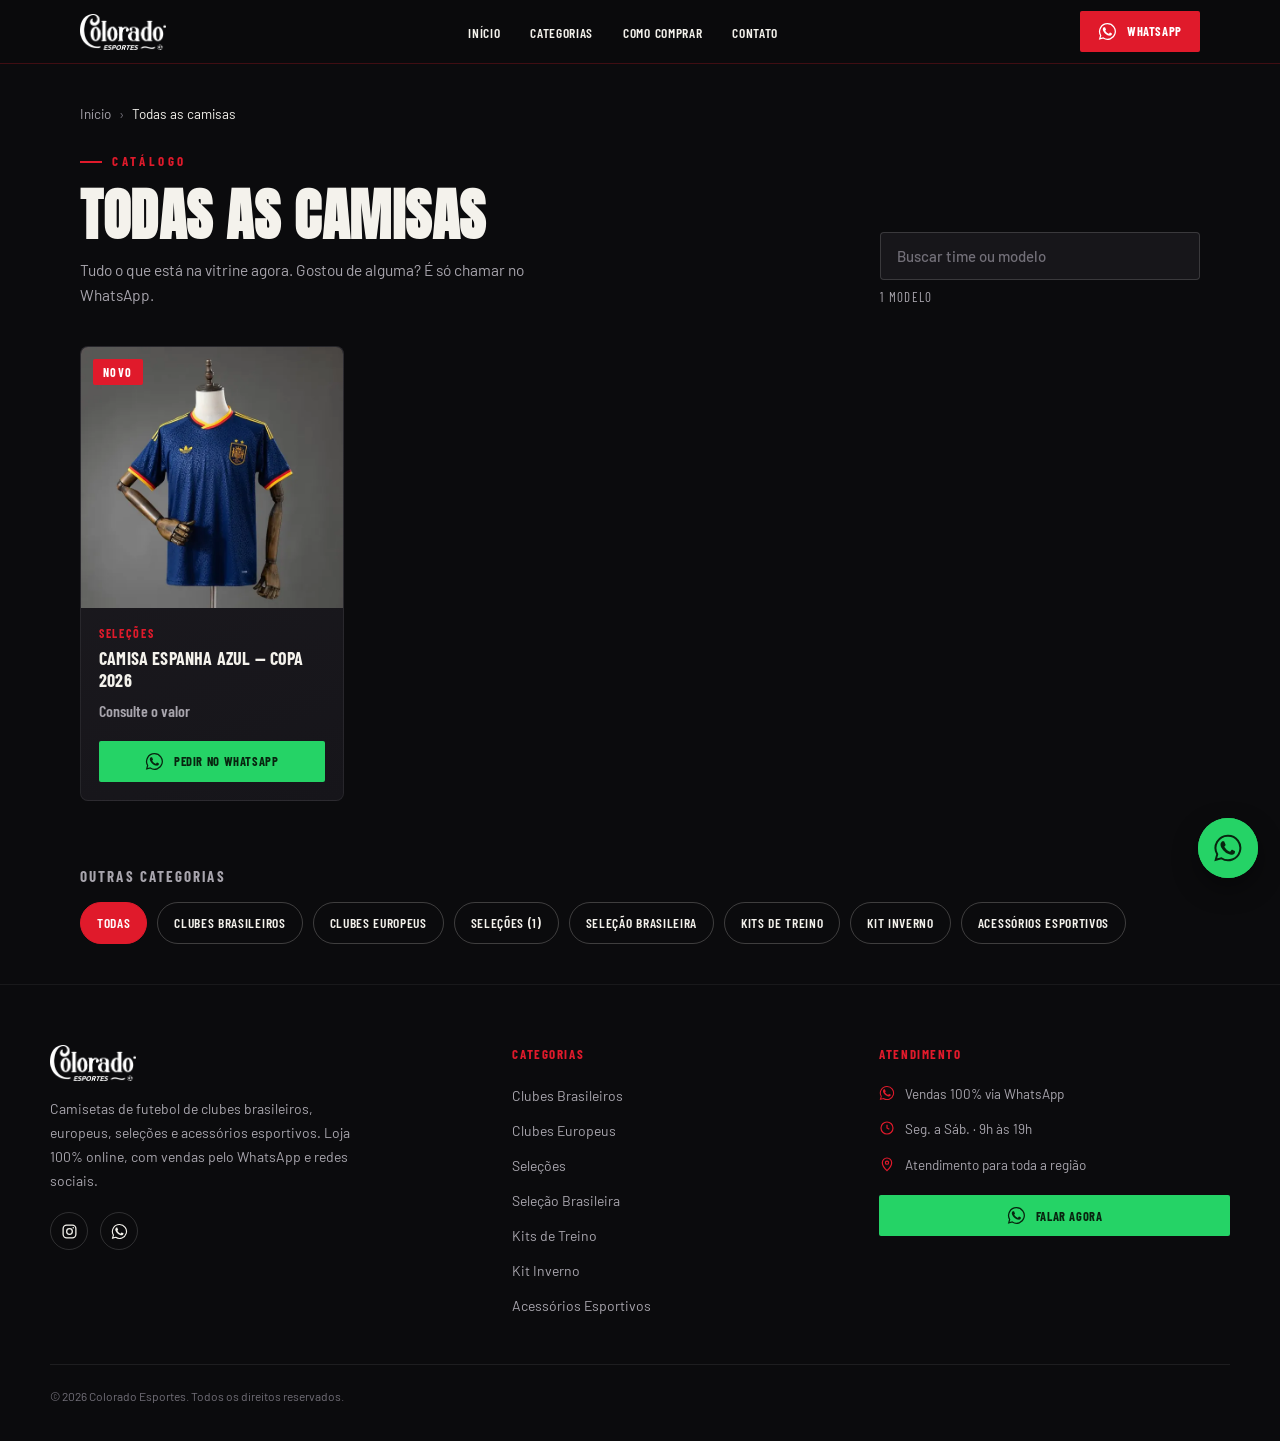
<file: categoria.html>
<!DOCTYPE html>
<html lang="pt-BR">
<head>
<meta charset="UTF-8">
<meta name="viewport" content="width=device-width, initial-scale=1.0">
<title>Camisas | Colorado Esportes</title>
<meta name="description" content="Veja as camisas da Colorado Esportes e peça pelo WhatsApp com entrega em até 7 dias.">
<meta name="robots" content="index, follow">
<link rel="preconnect" href="https://fonts.googleapis.com">
<link rel="preconnect" href="https://fonts.gstatic.com" crossorigin>
<link href="https://fonts.googleapis.com/css2?family=Anton&family=Barlow:wght@400;500;600;700&family=Barlow+Condensed:wght@500;600;700&display=swap" rel="stylesheet">
<link rel="stylesheet" href="assets/base.css">
<link rel="stylesheet" href="assets/vitrine.css">
</head>
<body data-page="categoria">

<a href="#conteudo" class="skip-link">Pular para o conteúdo</a>

<svg width="0" height="0" style="position:absolute" aria-hidden="true">
  <defs>
    <symbol id="ico-whatsapp" viewBox="0 0 24 24"><path class="icon-fill" d="M17.5 14.4c-.3-.1-1.7-.8-2-1-.3-.1-.5-.1-.7.1-.2.3-.7 1-.9 1.2-.2.2-.3.2-.6.1-.3-.1-1.3-.5-2.4-1.5-.9-.8-1.5-1.8-1.7-2.1-.2-.3 0-.5.1-.6.1-.1.3-.3.4-.5.1-.1.2-.3.3-.4.1-.2 0-.3 0-.5-.1-.1-.7-1.6-.9-2.2-.2-.5-.5-.5-.7-.5h-.6c-.2 0-.5.1-.8.4-.3.3-1 1-1 2.4s1 2.8 1.2 3c.1.2 2 3.1 4.9 4.3.7.3 1.2.5 1.6.6.7.2 1.3.2 1.8.1.5-.1 1.7-.7 1.9-1.4.2-.7.2-1.3.2-1.4-.1-.2-.3-.3-.6-.4z"/><path d="M12 2.2A9.8 9.8 0 0 0 3.4 17l-1.2 4.4 4.5-1.2A9.8 9.8 0 1 0 12 2.2z" stroke-width="1.6"/></symbol>
    <symbol id="ico-truck" viewBox="0 0 24 24"><path d="M2 7h11v9H2z"/><path d="M13 10h4l4 3.5V16h-8z"/><circle cx="6.5" cy="18" r="1.6"/><circle cx="17" cy="18" r="1.6"/></symbol>
    <symbol id="ico-shield" viewBox="0 0 24 24"><path d="M12 2 4 5v6c0 5 3.4 8.4 8 11 4.6-2.6 8-6 8-11V5z"/><path d="M8.5 12.2l2.3 2.3 4.5-4.7"/></symbol>
    <symbol id="ico-headset" viewBox="0 0 24 24"><path d="M4 13v-1a8 8 0 0 1 16 0v1"/><path d="M4 13a2 2 0 0 1 2-2h1v6H6a2 2 0 0 1-2-2z"/><path d="M20 13a2 2 0 0 0-2-2h-1v6h1a2 2 0 0 0 2-2z"/><path d="M18 17.5v.5a3 3 0 0 1-3 3h-2"/></symbol>
    <symbol id="ico-pin" viewBox="0 0 24 24"><path d="M12 22s7-6.6 7-12a7 7 0 1 0-14 0c0 5.4 7 12 7 12z"/><circle cx="12" cy="10" r="2.4"/></symbol>
    <symbol id="ico-zap" viewBox="0 0 24 24"><path d="M12 2 4 14h6l-1 8 9-13h-6z"/></symbol>
    <symbol id="ico-shirt" viewBox="0 0 24 24"><path d="M8 3 4 6v4h3v11h10V10h3V6l-4-3-3 2h-2z"/></symbol>
    <symbol id="ico-globe" viewBox="0 0 24 24"><circle cx="12" cy="12" r="9"/><path d="M3 12h18M12 3a14 14 0 0 1 0 18M12 3a14 14 0 0 0 0 18"/></symbol>
    <symbol id="ico-trophy" viewBox="0 0 24 24"><path d="M8 4h8v5a4 4 0 0 1-8 0z"/><path d="M8 5H5a3 3 0 0 0 3 5M16 5h3a3 3 0 0 1-3 5"/><path d="M12 13v4M9 21h6M9.5 17h5l.7 4h-6.4z"/></symbol>
    <symbol id="ico-flag" viewBox="0 0 24 24"><path d="M5 3v18"/><path d="M5 4h14l-3 4 3 4H5z"/></symbol>
    <symbol id="ico-dumbbell" viewBox="0 0 24 24"><path d="M4 9v6M2 10v4M20 9v6M22 10v4"/><path d="M7 12h10"/><rect x="5" y="8" width="3" height="8" rx="1"/><rect x="16" y="8" width="3" height="8" rx="1"/></symbol>
    <symbol id="ico-snow" viewBox="0 0 24 24"><path d="M12 2v20M4.5 6l15 12M19.5 6l-15 12"/><path d="M12 2 9.5 4.5M12 2l2.5 2.5M12 22l-2.5-2.5M12 22l2.5-2.5"/></symbol>
    <symbol id="ico-box" viewBox="0 0 24 24"><path d="M21 8 12 3 3 8l9 5 9-5z"/><path d="M3 8v9l9 5 9-5V8"/><path d="M12 13v9"/></symbol>
    <symbol id="ico-check" viewBox="0 0 24 24"><path d="M4 12.5 9.5 18 20 6"/></symbol>
    <symbol id="ico-instagram" viewBox="0 0 24 24"><rect x="3" y="3" width="18" height="18" rx="5"/><circle cx="12" cy="12" r="4"/><circle cx="17.3" cy="6.7" r="1.1" class="icon-fill"/></symbol>
    <symbol id="ico-clock" viewBox="0 0 24 24"><circle cx="12" cy="12" r="9"/><path d="M12 7v5l3.5 2"/></symbol>
    <symbol id="ico-heart" viewBox="0 0 24 24"><path d="M12 20s-7.5-4.6-9.5-9C1 7.6 3 4 6.7 4c2 0 3.5 1.1 4.3 2.5C11.8 5.1 13.3 4 15.3 4 19 4 21 7.6 19.5 11c-2 4.4-9.5 9-9.5 9z"/></symbol>
  </defs>
</svg>

<header id="header" class="scrolled">
  <nav class="wrap" aria-label="Navegação principal">
    <a class="logo" href="index.html" aria-label="Colorado Esportes — página inicial">
      <img class="logo-img" src="assets/logo.png" alt="Colorado Esportes" width="180" height="75">
    </a>
    <ul class="nav-links" id="navLinks">
      <li><a href="index.html">Início</a></li>
      <li><a href="index.html#categorias">Categorias</a></li>
      <li><a href="index.html#como-comprar">Como Comprar</a></li>
      <li><a href="#contato">Contato</a></li>
    </ul>
    <div class="nav-right">
      <a data-wa="Olá, vim pelo site da Colorado Esportes!" href="#" class="btn btn-solid btn-sm" target="_blank" rel="noopener">
        <svg class="icon" aria-hidden="true"><use href="#ico-whatsapp"></use></svg>WhatsApp
      </a>
      <button class="burger" id="burger" aria-label="Abrir menu de navegação" aria-expanded="false" aria-controls="navLinks">
        <span></span><span></span><span></span>
      </button>
    </div>
  </nav>
</header>

<main id="conteudo" class="page">
  <div class="wrap">
    <nav class="crumbs" aria-label="Você está em">
      <a href="index.html">Início</a><span class="sep" aria-hidden="true">›</span>
      <span id="crumbCat" aria-current="page">Camisas</span>
    </nav>

    <div class="page-head">
      <div>
        <p class="eyebrow">Catálogo</p>
        <h1 id="catTitle">Camisas</h1>
        <p class="section-lead" id="catDesc"></p>
      </div>
      <div class="tools">
        <label class="visually-hidden" for="busca">Buscar por time ou modelo</label>
        <input class="search" id="busca" type="search" placeholder="Buscar time ou modelo" autocomplete="off">
        <span class="count" id="contagem" aria-live="polite"></span>
      </div>
    </div>

    <div class="prod-grid" id="grid"></div>
    <div class="empty" id="vazio" hidden></div>

    <noscript>
      <div class="empty">
        <h2>Ative o JavaScript para ver a vitrine</h2>
        <p>Ou chame a gente direto no WhatsApp e peça as fotos.</p>
        <a class="btn btn-whatsapp" href="https://wa.me/5515996990733">Chamar no WhatsApp</a>
      </div>
    </noscript>

    <section class="more" aria-labelledby="outras">
      <h2 class="block-title" id="outras">Outras categorias</h2>
      <div class="pills" id="pills"></div>
    </section>
  </div>
</main>

<footer id="contato">
  <div class="wrap footer-grid">
    <div class="footer-brand">
      <a class="logo" href="index.html" aria-label="Colorado Esportes — página inicial">
        <img class="logo-img" src="assets/logo.png" alt="Colorado Esportes" width="160" height="67" loading="lazy">
      </a>
      <p>Camisetas de futebol de clubes brasileiros, europeus, seleções e acessórios esportivos. Loja 100% online, com vendas pelo WhatsApp e redes sociais.</p>
      <div class="socials">
        <a href="https://www.instagram.com/coloradoesportes" target="_blank" rel="noopener" aria-label="Instagram da Colorado Esportes"><svg class="icon" aria-hidden="true"><use href="#ico-instagram"></use></svg></a>
        <a data-wa="Olá, vim pelo site da Colorado Esportes!" href="#" target="_blank" rel="noopener" aria-label="WhatsApp da Colorado Esportes"><svg class="icon" aria-hidden="true"><use href="#ico-whatsapp"></use></svg></a>
      </div>
    </div>
    <nav class="footer-col" aria-label="Categorias">
      <h4>Categorias</h4>
      <ul data-cat-links></ul>
    </nav>
    <div class="footer-col footer-contact">
      <h4>Atendimento</h4>
      <p><svg class="icon" aria-hidden="true"><use href="#ico-whatsapp"></use></svg>Vendas 100% via WhatsApp</p>
      <p><svg class="icon" aria-hidden="true"><use href="#ico-clock"></use></svg>Seg. a Sáb. · 9h às 19h</p>
      <p><svg class="icon" aria-hidden="true"><use href="#ico-pin"></use></svg>Atendimento para toda a região</p>
      <a data-wa="Olá, vim pelo site da Colorado Esportes!" href="#" class="btn btn-whatsapp btn-sm btn-block" target="_blank" rel="noopener">
        <svg class="icon" aria-hidden="true"><use href="#ico-whatsapp"></use></svg>Falar Agora
      </a>
    </div>
  </div>
  <div class="wrap footer-bottom">
    <span>© 2026 Colorado Esportes. Todos os direitos reservados.</span>
  </div>
</footer>

<a class="wa-fab" data-wa="Olá, vim pelo site da Colorado Esportes!" href="#" target="_blank" rel="noopener" aria-label="Fale com a Colorado Esportes pelo WhatsApp">
  <svg class="icon" aria-hidden="true"><use href="#ico-whatsapp"></use></svg>
</a>

<script src="assets/produtos.js"></script>
<script src="assets/loja.js"></script>
</body>
</html>
</file>
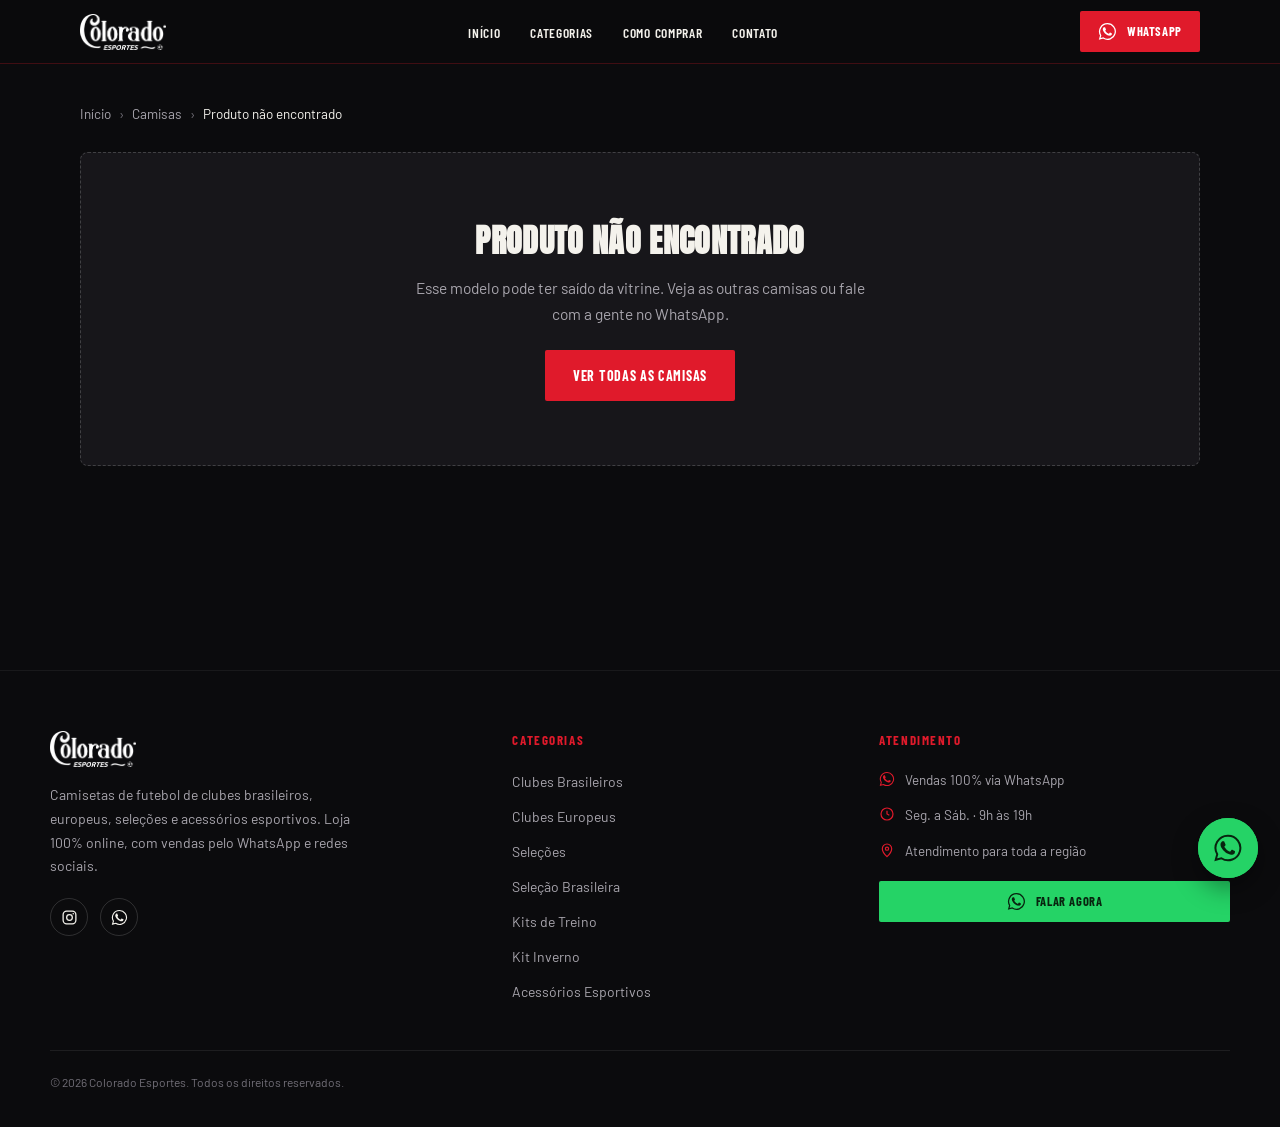
<file: produto.html>
<!DOCTYPE html>
<html lang="pt-BR">
<head>
<meta charset="UTF-8">
<meta name="viewport" content="width=device-width, initial-scale=1.0">
<title>Camisa | Colorado Esportes</title>
<meta name="description" content="Escolha o tamanho e peça pelo WhatsApp com a Colorado Esportes. Entrega em até 7 dias.">
<meta name="robots" content="index, follow">
<link rel="preconnect" href="https://fonts.googleapis.com">
<link rel="preconnect" href="https://fonts.gstatic.com" crossorigin>
<link href="https://fonts.googleapis.com/css2?family=Anton&family=Barlow:wght@400;500;600;700&family=Barlow+Condensed:wght@500;600;700&display=swap" rel="stylesheet">
<link rel="stylesheet" href="assets/base.css">
<link rel="stylesheet" href="assets/vitrine.css">
</head>
<body data-page="produto">

<a href="#conteudo" class="skip-link">Pular para o conteúdo</a>

<svg width="0" height="0" style="position:absolute" aria-hidden="true">
  <defs>
    <symbol id="ico-whatsapp" viewBox="0 0 24 24"><path class="icon-fill" d="M17.5 14.4c-.3-.1-1.7-.8-2-1-.3-.1-.5-.1-.7.1-.2.3-.7 1-.9 1.2-.2.2-.3.2-.6.1-.3-.1-1.3-.5-2.4-1.5-.9-.8-1.5-1.8-1.7-2.1-.2-.3 0-.5.1-.6.1-.1.3-.3.4-.5.1-.1.2-.3.3-.4.1-.2 0-.3 0-.5-.1-.1-.7-1.6-.9-2.2-.2-.5-.5-.5-.7-.5h-.6c-.2 0-.5.1-.8.4-.3.3-1 1-1 2.4s1 2.8 1.2 3c.1.2 2 3.1 4.9 4.3.7.3 1.2.5 1.6.6.7.2 1.3.2 1.8.1.5-.1 1.7-.7 1.9-1.4.2-.7.2-1.3.2-1.4-.1-.2-.3-.3-.6-.4z"/><path d="M12 2.2A9.8 9.8 0 0 0 3.4 17l-1.2 4.4 4.5-1.2A9.8 9.8 0 1 0 12 2.2z" stroke-width="1.6"/></symbol>
    <symbol id="ico-truck" viewBox="0 0 24 24"><path d="M2 7h11v9H2z"/><path d="M13 10h4l4 3.5V16h-8z"/><circle cx="6.5" cy="18" r="1.6"/><circle cx="17" cy="18" r="1.6"/></symbol>
    <symbol id="ico-shield" viewBox="0 0 24 24"><path d="M12 2 4 5v6c0 5 3.4 8.4 8 11 4.6-2.6 8-6 8-11V5z"/><path d="M8.5 12.2l2.3 2.3 4.5-4.7"/></symbol>
    <symbol id="ico-headset" viewBox="0 0 24 24"><path d="M4 13v-1a8 8 0 0 1 16 0v1"/><path d="M4 13a2 2 0 0 1 2-2h1v6H6a2 2 0 0 1-2-2z"/><path d="M20 13a2 2 0 0 0-2-2h-1v6h1a2 2 0 0 0 2-2z"/><path d="M18 17.5v.5a3 3 0 0 1-3 3h-2"/></symbol>
    <symbol id="ico-pin" viewBox="0 0 24 24"><path d="M12 22s7-6.6 7-12a7 7 0 1 0-14 0c0 5.4 7 12 7 12z"/><circle cx="12" cy="10" r="2.4"/></symbol>
    <symbol id="ico-zap" viewBox="0 0 24 24"><path d="M12 2 4 14h6l-1 8 9-13h-6z"/></symbol>
    <symbol id="ico-shirt" viewBox="0 0 24 24"><path d="M8 3 4 6v4h3v11h10V10h3V6l-4-3-3 2h-2z"/></symbol>
    <symbol id="ico-globe" viewBox="0 0 24 24"><circle cx="12" cy="12" r="9"/><path d="M3 12h18M12 3a14 14 0 0 1 0 18M12 3a14 14 0 0 0 0 18"/></symbol>
    <symbol id="ico-trophy" viewBox="0 0 24 24"><path d="M8 4h8v5a4 4 0 0 1-8 0z"/><path d="M8 5H5a3 3 0 0 0 3 5M16 5h3a3 3 0 0 1-3 5"/><path d="M12 13v4M9 21h6M9.5 17h5l.7 4h-6.4z"/></symbol>
    <symbol id="ico-flag" viewBox="0 0 24 24"><path d="M5 3v18"/><path d="M5 4h14l-3 4 3 4H5z"/></symbol>
    <symbol id="ico-dumbbell" viewBox="0 0 24 24"><path d="M4 9v6M2 10v4M20 9v6M22 10v4"/><path d="M7 12h10"/><rect x="5" y="8" width="3" height="8" rx="1"/><rect x="16" y="8" width="3" height="8" rx="1"/></symbol>
    <symbol id="ico-snow" viewBox="0 0 24 24"><path d="M12 2v20M4.5 6l15 12M19.5 6l-15 12"/><path d="M12 2 9.5 4.5M12 2l2.5 2.5M12 22l-2.5-2.5M12 22l2.5-2.5"/></symbol>
    <symbol id="ico-box" viewBox="0 0 24 24"><path d="M21 8 12 3 3 8l9 5 9-5z"/><path d="M3 8v9l9 5 9-5V8"/><path d="M12 13v9"/></symbol>
    <symbol id="ico-check" viewBox="0 0 24 24"><path d="M4 12.5 9.5 18 20 6"/></symbol>
    <symbol id="ico-instagram" viewBox="0 0 24 24"><rect x="3" y="3" width="18" height="18" rx="5"/><circle cx="12" cy="12" r="4"/><circle cx="17.3" cy="6.7" r="1.1" class="icon-fill"/></symbol>
    <symbol id="ico-clock" viewBox="0 0 24 24"><circle cx="12" cy="12" r="9"/><path d="M12 7v5l3.5 2"/></symbol>
    <symbol id="ico-heart" viewBox="0 0 24 24"><path d="M12 20s-7.5-4.6-9.5-9C1 7.6 3 4 6.7 4c2 0 3.5 1.1 4.3 2.5C11.8 5.1 13.3 4 15.3 4 19 4 21 7.6 19.5 11c-2 4.4-9.5 9-9.5 9z"/></symbol>
  </defs>
</svg>

<header id="header" class="scrolled">
  <nav class="wrap" aria-label="Navegação principal">
    <a class="logo" href="index.html" aria-label="Colorado Esportes — página inicial">
      <img class="logo-img" src="assets/logo.png" alt="Colorado Esportes" width="180" height="75">
    </a>
    <ul class="nav-links" id="navLinks">
      <li><a href="index.html">Início</a></li>
      <li><a href="index.html#categorias">Categorias</a></li>
      <li><a href="index.html#como-comprar">Como Comprar</a></li>
      <li><a href="#contato">Contato</a></li>
    </ul>
    <div class="nav-right">
      <a data-wa="Olá, vim pelo site da Colorado Esportes!" href="#" class="btn btn-solid btn-sm" target="_blank" rel="noopener">
        <svg class="icon" aria-hidden="true"><use href="#ico-whatsapp"></use></svg>WhatsApp
      </a>
      <button class="burger" id="burger" aria-label="Abrir menu de navegação" aria-expanded="false" aria-controls="navLinks">
        <span></span><span></span><span></span>
      </button>
    </div>
  </nav>
</header>

<main id="conteudo" class="page">
  <div class="wrap">
    <nav class="crumbs" aria-label="Você está em">
      <a href="index.html">Início</a><span class="sep" aria-hidden="true">›</span>
      <a id="crumbCat" href="categoria.html?c=todos">Camisas</a><span class="sep" aria-hidden="true">›</span>
      <span id="crumbProd" aria-current="page"></span>
    </nav>

    <div class="product" id="produto"></div>

    <noscript>
      <div class="empty">
        <h2>Ative o JavaScript para ver o produto</h2>
        <p>Ou chame a gente direto no WhatsApp e peça as fotos.</p>
        <a class="btn btn-whatsapp" href="https://wa.me/5515996990733">Chamar no WhatsApp</a>
      </div>
    </noscript>

    <section class="more" id="more" aria-labelledby="maisTitulo" hidden>
      <h2 class="block-title" id="maisTitulo" style="margin-bottom:20px">Mais desta categoria</h2>
      <div class="prod-grid" id="moreGrid"></div>
    </section>
  </div>
</main>

<footer id="contato">
  <div class="wrap footer-grid">
    <div class="footer-brand">
      <a class="logo" href="index.html" aria-label="Colorado Esportes — página inicial">
        <img class="logo-img" src="assets/logo.png" alt="Colorado Esportes" width="160" height="67" loading="lazy">
      </a>
      <p>Camisetas de futebol de clubes brasileiros, europeus, seleções e acessórios esportivos. Loja 100% online, com vendas pelo WhatsApp e redes sociais.</p>
      <div class="socials">
        <a href="https://www.instagram.com/coloradoesportes" target="_blank" rel="noopener" aria-label="Instagram da Colorado Esportes"><svg class="icon" aria-hidden="true"><use href="#ico-instagram"></use></svg></a>
        <a data-wa="Olá, vim pelo site da Colorado Esportes!" href="#" target="_blank" rel="noopener" aria-label="WhatsApp da Colorado Esportes"><svg class="icon" aria-hidden="true"><use href="#ico-whatsapp"></use></svg></a>
      </div>
    </div>
    <nav class="footer-col" aria-label="Categorias">
      <h4>Categorias</h4>
      <ul data-cat-links></ul>
    </nav>
    <div class="footer-col footer-contact">
      <h4>Atendimento</h4>
      <p><svg class="icon" aria-hidden="true"><use href="#ico-whatsapp"></use></svg>Vendas 100% via WhatsApp</p>
      <p><svg class="icon" aria-hidden="true"><use href="#ico-clock"></use></svg>Seg. a Sáb. · 9h às 19h</p>
      <p><svg class="icon" aria-hidden="true"><use href="#ico-pin"></use></svg>Atendimento para toda a região</p>
      <a data-wa="Olá, vim pelo site da Colorado Esportes!" href="#" class="btn btn-whatsapp btn-sm btn-block" target="_blank" rel="noopener">
        <svg class="icon" aria-hidden="true"><use href="#ico-whatsapp"></use></svg>Falar Agora
      </a>
    </div>
  </div>
  <div class="wrap footer-bottom">
    <span>© 2026 Colorado Esportes. Todos os direitos reservados.</span>
  </div>
</footer>

<a class="wa-fab" data-wa="Olá, vim pelo site da Colorado Esportes!" href="#" target="_blank" rel="noopener" aria-label="Fale com a Colorado Esportes pelo WhatsApp">
  <svg class="icon" aria-hidden="true"><use href="#ico-whatsapp"></use></svg>
</a>

<script src="assets/produtos.js"></script>
<script src="assets/loja.js"></script>
</body>
</html>
</file>
<file: assets/vitrine.css>
/* Componentes da vitrine: cartões de produto, páginas de categoria e de produto.
   Usado pelo index.html e pelas subpáginas. Depende dos tokens (--red, --black-card...) já definidos. */

/* ---------- grade de produtos ---------- */
.prod-grid{display:grid;grid-template-columns:repeat(auto-fill,minmax(230px,1fr));gap:22px;}
.prod-card{background:linear-gradient(160deg,var(--black-card),#16151a);border:1px solid rgba(255,255,255,.07);border-radius:var(--radius);overflow:hidden;display:flex;flex-direction:column;transition:border-color .28s,box-shadow .28s,transform .28s;}
.prod-card:hover{border-color:rgba(224,26,43,.55);box-shadow:0 22px 44px rgba(0,0,0,.45);transform:translateY(-5px);}
.prod-link{display:flex;flex-direction:column;flex-grow:1;}
.prod-media{position:relative;aspect-ratio:1/1;background:#1a1a1c;overflow:hidden;}
.prod-media img{width:100%;height:100%;object-fit:cover;transition:transform .5s ease;}
.prod-card:hover .prod-media img{transform:scale(1.05);}
.tag{position:absolute;top:12px;left:12px;background:var(--red);color:#fff;font-family:var(--ff-num);font-weight:700;font-size:12px;letter-spacing:.12em;text-transform:uppercase;padding:4px 10px;border-radius:2px;}
.prod-body{padding:16px 18px 6px;display:flex;flex-direction:column;gap:6px;flex-grow:1;}
.prod-cat{font-family:var(--ff-num);font-size:12px;letter-spacing:.14em;text-transform:uppercase;color:var(--red);font-weight:700;}
.prod-body h3{font-family:var(--ff-num);font-size:18px;font-weight:700;line-height:1.2;text-transform:uppercase;}
.prod-price{font-family:var(--ff-num);font-weight:600;font-size:16px;color:var(--grey);margin-top:2px;}
.prod-actions{padding:12px 18px 18px;}

/* ---------- páginas internas ---------- */
.page{padding-top:104px;min-height:70vh;}
.crumbs{display:flex;flex-wrap:wrap;gap:8px;align-items:center;font-size:13.5px;color:var(--grey);margin-bottom:28px;}
.crumbs a{color:var(--grey);transition:color .2s;}
.crumbs a:hover{color:var(--white);}
.crumbs .sep{color:var(--grey-dim);}
.crumbs [aria-current]{color:var(--white);}

.page-head{display:flex;justify-content:space-between;align-items:flex-end;gap:28px;flex-wrap:wrap;margin-bottom:38px;}
.page-head h1{font-size:clamp(32px,5vw,56px);line-height:1.05;}
.page-head .section-lead{margin-top:12px;}
.tools{display:flex;flex-direction:column;gap:8px;min-width:min(100%,320px);}
.search{width:100%;background:var(--black-soft);border:1px solid rgba(255,255,255,.15);border-radius:4px;color:var(--white);padding:14px 16px;font:500 15px var(--ff-body);}
.search::placeholder{color:var(--grey-dim);}
.search:focus{border-color:var(--red);outline:none;}
.count{font-family:var(--ff-num);font-size:13px;letter-spacing:.1em;text-transform:uppercase;color:var(--grey);}

.empty{text-align:center;padding:64px 22px;border:1px dashed rgba(255,255,255,.18);border-radius:var(--radius);background:var(--black-soft);}
.empty h2{font-size:clamp(22px,3.4vw,32px);margin-bottom:10px;}
.empty p{color:var(--grey);max-width:460px;margin:0 auto 24px;font-size:15.5px;line-height:1.65;}

.pills{display:flex;flex-wrap:wrap;gap:10px;margin-top:14px;}
.pill{font-family:var(--ff-num);font-weight:600;font-size:13.5px;letter-spacing:.05em;text-transform:uppercase;padding:10px 16px;border:1px solid rgba(244,242,236,.22);border-radius:999px;transition:border-color .2s,color .2s,background .2s;}
.pill:hover{border-color:var(--red);color:var(--red);}
.pill[aria-current]{background:var(--red);border-color:var(--red);color:#fff;}
.block-title{font-family:var(--ff-num);font-weight:700;font-size:15px;letter-spacing:.14em;text-transform:uppercase;color:var(--grey);}
.more{margin-top:64px;}

/* ---------- página de produto ---------- */
.product{display:grid;grid-template-columns:1.05fr .95fr;gap:52px;align-items:start;}
.gallery{position:sticky;top:96px;}
.gallery-main{background:#1a1a1c;border:1px solid rgba(255,255,255,.07);border-radius:var(--radius);overflow:hidden;aspect-ratio:1/1;}
.gallery-main img{width:100%;height:100%;object-fit:cover;}
.thumbs{display:flex;gap:10px;margin-top:12px;flex-wrap:wrap;}
.thumb{width:78px;height:78px;border:2px solid transparent;border-radius:6px;overflow:hidden;background:#1a1a1c;opacity:.7;transition:opacity .2s,border-color .2s;}
.thumb img{width:100%;height:100%;object-fit:cover;}
.thumb:hover{opacity:1;}
.thumb.active{border-color:var(--red);opacity:1;}

.product-info h1{font-size:clamp(28px,4vw,44px);line-height:1.08;margin-bottom:14px;}
.price{font-family:var(--ff-num);font-weight:700;font-size:26px;letter-spacing:.02em;}
.price.ask{font-size:20px;color:var(--grey);}
.desc{color:var(--grey);font-size:16px;line-height:1.7;margin-top:14px;}
.sizes{border:0;margin:28px 0 0;padding:0;}
.sizes legend{font-family:var(--ff-num);font-weight:700;letter-spacing:.12em;text-transform:uppercase;font-size:13px;color:var(--grey);margin-bottom:12px;padding:0;}
.chips{display:flex;flex-wrap:wrap;gap:10px;}
.chip{position:relative;}
.chip input{position:absolute;inset:0;width:100%;height:100%;opacity:0;cursor:pointer;margin:0;}
.chip span{display:flex;min-width:54px;height:46px;align-items:center;justify-content:center;padding:0 14px;border:1px solid rgba(244,242,236,.25);border-radius:4px;font-family:var(--ff-num);font-weight:700;font-size:16px;transition:background .2s,border-color .2s,color .2s;}
.chip:hover span{border-color:var(--red);}
.chip input:checked + span{background:var(--red);border-color:var(--red);color:#fff;}
.chip input:focus-visible + span{outline:2px solid var(--red);outline-offset:3px;}
.size-hint{color:var(--grey-dim);font-size:13px;margin-top:10px;}

.details{margin-top:26px;display:grid;gap:10px;}
.details li{display:flex;gap:10px;align-items:flex-start;color:var(--white);font-size:15px;line-height:1.5;}
.details .icon{width:18px;height:18px;color:var(--red);margin-top:3px;}
.buy{margin-top:30px;display:grid;gap:14px;}
.trust{display:flex;flex-wrap:wrap;gap:10px 22px;color:var(--grey);font-family:var(--ff-num);font-size:13px;letter-spacing:.04em;text-transform:uppercase;}
.trust span{display:inline-flex;align-items:center;gap:8px;}
.trust .icon{width:17px;height:17px;color:var(--red);}
.note{color:var(--grey-dim);font-size:12.5px;line-height:1.6;margin-top:4px;}

@media (max-width:900px){
  .product{grid-template-columns:1fr;gap:30px;}
  .gallery{position:static;}
}
@media (max-width:680px){
  .page{padding-top:92px;}
  .prod-grid{grid-template-columns:repeat(2,1fr);gap:14px;}
  .prod-body{padding:12px 12px 4px;}
  .prod-body h3{font-size:15.5px;}
  .prod-actions{padding:10px 12px 14px;}
  .prod-actions .btn{padding:11px 8px;font-size:11.5px;}
  .prod-actions .btn .icon{display:none;}
}
</file>
<file: assets/base.css>
/* Base compartilhada das subpáginas (categoria.html e produto.html).
   Mesmos tokens e componentes do index.html. */
:root{
  --black:#0b0b0d; --black-soft:#17161a; --black-card:#1d1b20; --black-elev:#221f26;
  --red:#e01a2b; --red-dark:#8f0f1a; --red-glow:rgba(224,26,43,.35);
  --white:#f4f2ec; --grey:#a8a5ad; --grey-dim:#726f78; --gold:#d4a017; --whatsapp:#25D366;
  --ff-display:'Anton',sans-serif; --ff-body:'Barlow',sans-serif; --ff-num:'Barlow Condensed',sans-serif;
  --radius:8px; --transition:.28s cubic-bezier(.4,0,.2,1);
}
*{margin:0;padding:0;box-sizing:border-box;}
html{scroll-behavior:smooth;}
body{background:var(--black);color:var(--white);font-family:var(--ff-body);overflow-x:hidden;line-height:1.5;}
::selection{background:var(--red);color:var(--white);}
img{display:block;max-width:100%;}
a{color:inherit;text-decoration:none;}
ul{list-style:none;}
button{font-family:inherit;border:none;cursor:pointer;background:none;color:inherit;}
svg{display:block;}
a:focus-visible,button:focus-visible,input:focus-visible{outline:2px solid var(--red);outline-offset:3px;border-radius:2px;}
[hidden]{display:none !important;}

.skip-link{position:absolute;left:-9999px;top:0;background:var(--red);color:#fff;padding:14px 22px;z-index:999;font-family:var(--ff-num);font-weight:700;letter-spacing:.05em;text-transform:uppercase;}
.skip-link:focus{left:16px;top:16px;}
.icon{width:22px;height:22px;stroke:currentColor;fill:none;stroke-width:1.8;flex-shrink:0;}
.icon-fill{fill:currentColor;stroke:none;}
.wrap{max-width:1180px;margin:0 auto;padding:0 30px;}
.visually-hidden{position:absolute;width:1px;height:1px;overflow:hidden;clip:rect(0,0,0,0);white-space:nowrap;}

.eyebrow{font-family:var(--ff-num);font-weight:700;letter-spacing:.28em;text-transform:uppercase;font-size:13px;color:var(--red);display:flex;align-items:center;gap:10px;margin-bottom:14px;}
.eyebrow::before{content:'';width:22px;height:2px;background:var(--red);display:block;}
h1,h2,h3{font-family:var(--ff-display);text-transform:uppercase;letter-spacing:.01em;color:var(--white);}
.section-lead{color:var(--grey);max-width:460px;font-size:15.5px;line-height:1.65;}

/* botões */
.btn{font-family:var(--ff-num);font-weight:700;font-size:14px;letter-spacing:.05em;text-transform:uppercase;padding:15px 28px;border-radius:2px;display:inline-flex;align-items:center;gap:10px;transition:transform var(--transition),box-shadow var(--transition),background var(--transition),color var(--transition);position:relative;overflow:hidden;}
.btn .icon{width:19px;height:19px;}
.btn-solid{background:var(--red);color:#fff;}
.btn-solid:hover{transform:translateY(-3px);box-shadow:0 12px 26px var(--red-glow);background:var(--red-dark);}
.btn-outline{border:1px solid rgba(244,242,236,.3);color:var(--white);}
.btn-outline:hover{border-color:var(--red);color:var(--red);transform:translateY(-3px);}
.btn-whatsapp{background:var(--whatsapp);color:#08240f;}
.btn-whatsapp:hover{transform:translateY(-3px);box-shadow:0 12px 26px rgba(37,211,102,.35);background:#1fb857;}
.btn-sm{padding:11px 18px;font-size:12.5px;}
.btn-lg{padding:18px 30px;font-size:15.5px;}
.btn-block{width:100%;justify-content:center;}

/* header */
header{position:fixed;top:0;left:0;right:0;z-index:100;padding:16px 0;transition:background .35s ease,padding .35s ease,box-shadow .35s ease;}
header.scrolled{background:rgba(11,11,13,.94);backdrop-filter:blur(10px);padding:11px 0;box-shadow:0 1px 0 rgba(224,26,43,.25);}
header nav{display:flex;align-items:center;justify-content:space-between;gap:20px;}
.logo{display:flex;align-items:center;}
.logo-img{height:36px;width:auto;filter:brightness(0) invert(1);transition:transform .25s ease;}
.logo:hover .logo-img{transform:translateY(-1px);}
.nav-links{display:flex;gap:30px;align-items:center;}
.nav-links a{font-family:var(--ff-num);font-weight:600;font-size:13.5px;letter-spacing:.05em;text-transform:uppercase;position:relative;padding-bottom:6px;color:var(--white);}
.nav-links a::after{content:'';position:absolute;left:0;bottom:0;height:2px;width:0;background:var(--red);transition:width .3s ease;}
.nav-links a:hover::after,.nav-links a:focus-visible::after{width:100%;}
.nav-right{display:flex;align-items:center;gap:14px;}
.burger{display:none;flex-direction:column;gap:5px;padding:6px;}
.burger span{width:24px;height:2px;background:var(--white);display:block;transition:transform .25s ease,opacity .25s ease;}
.burger[aria-expanded="true"] span:nth-child(1){transform:translateY(7px) rotate(45deg);}
.burger[aria-expanded="true"] span:nth-child(2){opacity:0;}
.burger[aria-expanded="true"] span:nth-child(3){transform:translateY(-7px) rotate(-45deg);}

/* footer */
footer{background:var(--black);border-top:1px solid rgba(255,255,255,.06);margin-top:40px;}
.footer-grid{display:grid;grid-template-columns:1.3fr 1fr 1.1fr;gap:48px;padding:60px 0 36px;}
.footer-brand p{color:var(--grey);font-size:14px;line-height:1.7;max-width:300px;margin:16px 0 20px;}
.socials{display:flex;gap:12px;}
.socials a{width:38px;height:38px;border:1px solid rgba(255,255,255,.15);border-radius:50%;display:flex;align-items:center;justify-content:center;transition:.25s ease;}
.socials a .icon{width:17px;height:17px;}
.socials a:hover{border-color:var(--red);background:var(--red);}
.footer-col h4{font-family:var(--ff-num);font-size:13px;letter-spacing:.12em;text-transform:uppercase;color:var(--red);margin-bottom:18px;}
.footer-col ul li{margin-bottom:11px;}
.footer-col ul li a{color:var(--grey);font-size:14px;transition:color .2s ease;}
.footer-col ul li a:hover{color:var(--white);}
.footer-contact p{color:var(--grey);font-size:13.5px;line-height:1.6;margin-bottom:14px;display:flex;gap:10px;align-items:flex-start;}
.footer-contact p .icon{width:16px;height:16px;color:var(--red);margin-top:2px;}
.footer-contact .btn{margin-top:6px;}
.footer-bottom{border-top:1px solid rgba(255,255,255,.08);padding:22px 0 36px;display:flex;justify-content:space-between;color:var(--grey-dim);font-size:12px;flex-wrap:wrap;gap:10px;}

/* WhatsApp flutuante */
.wa-fab{position:fixed;right:22px;bottom:22px;z-index:90;width:60px;height:60px;border-radius:50%;background:var(--whatsapp);display:flex;align-items:center;justify-content:center;box-shadow:0 10px 26px rgba(0,0,0,.4);transition:transform .25s ease;}
.wa-fab .icon{width:30px;height:30px;color:#08240f;}
.wa-fab::before{content:'';position:absolute;inset:0;border-radius:50%;background:var(--whatsapp);animation:pulse 2.4s ease-out infinite;z-index:-1;}
.wa-fab:hover{transform:scale(1.08);}
@keyframes pulse{0%{transform:scale(1);opacity:.55;}100%{transform:scale(1.9);opacity:0;}}

@media (max-width:980px){ .footer-grid{grid-template-columns:1fr 1fr;} }
@media (max-width:680px){
  .wrap{padding:0 20px;}
  .nav-links{display:none;}
  .nav-links.open{display:flex;position:absolute;top:60px;left:0;right:0;background:var(--black-soft);flex-direction:column;padding:22px 24px;gap:18px;border-top:1px solid rgba(224,26,43,.3);}
  .burger{display:flex;}
  .nav-right .btn-sm{display:none;}
  .footer-grid{grid-template-columns:1fr;gap:34px;padding-top:44px;}
  .wa-fab{width:54px;height:54px;right:16px;bottom:16px;}
  .wa-fab .icon{width:26px;height:26px;}
}
@media (prefers-reduced-motion:reduce){ *{animation-duration:.001s !important;animation-iteration-count:1 !important;scroll-behavior:auto !important;transition:none !important;} }
</file>
